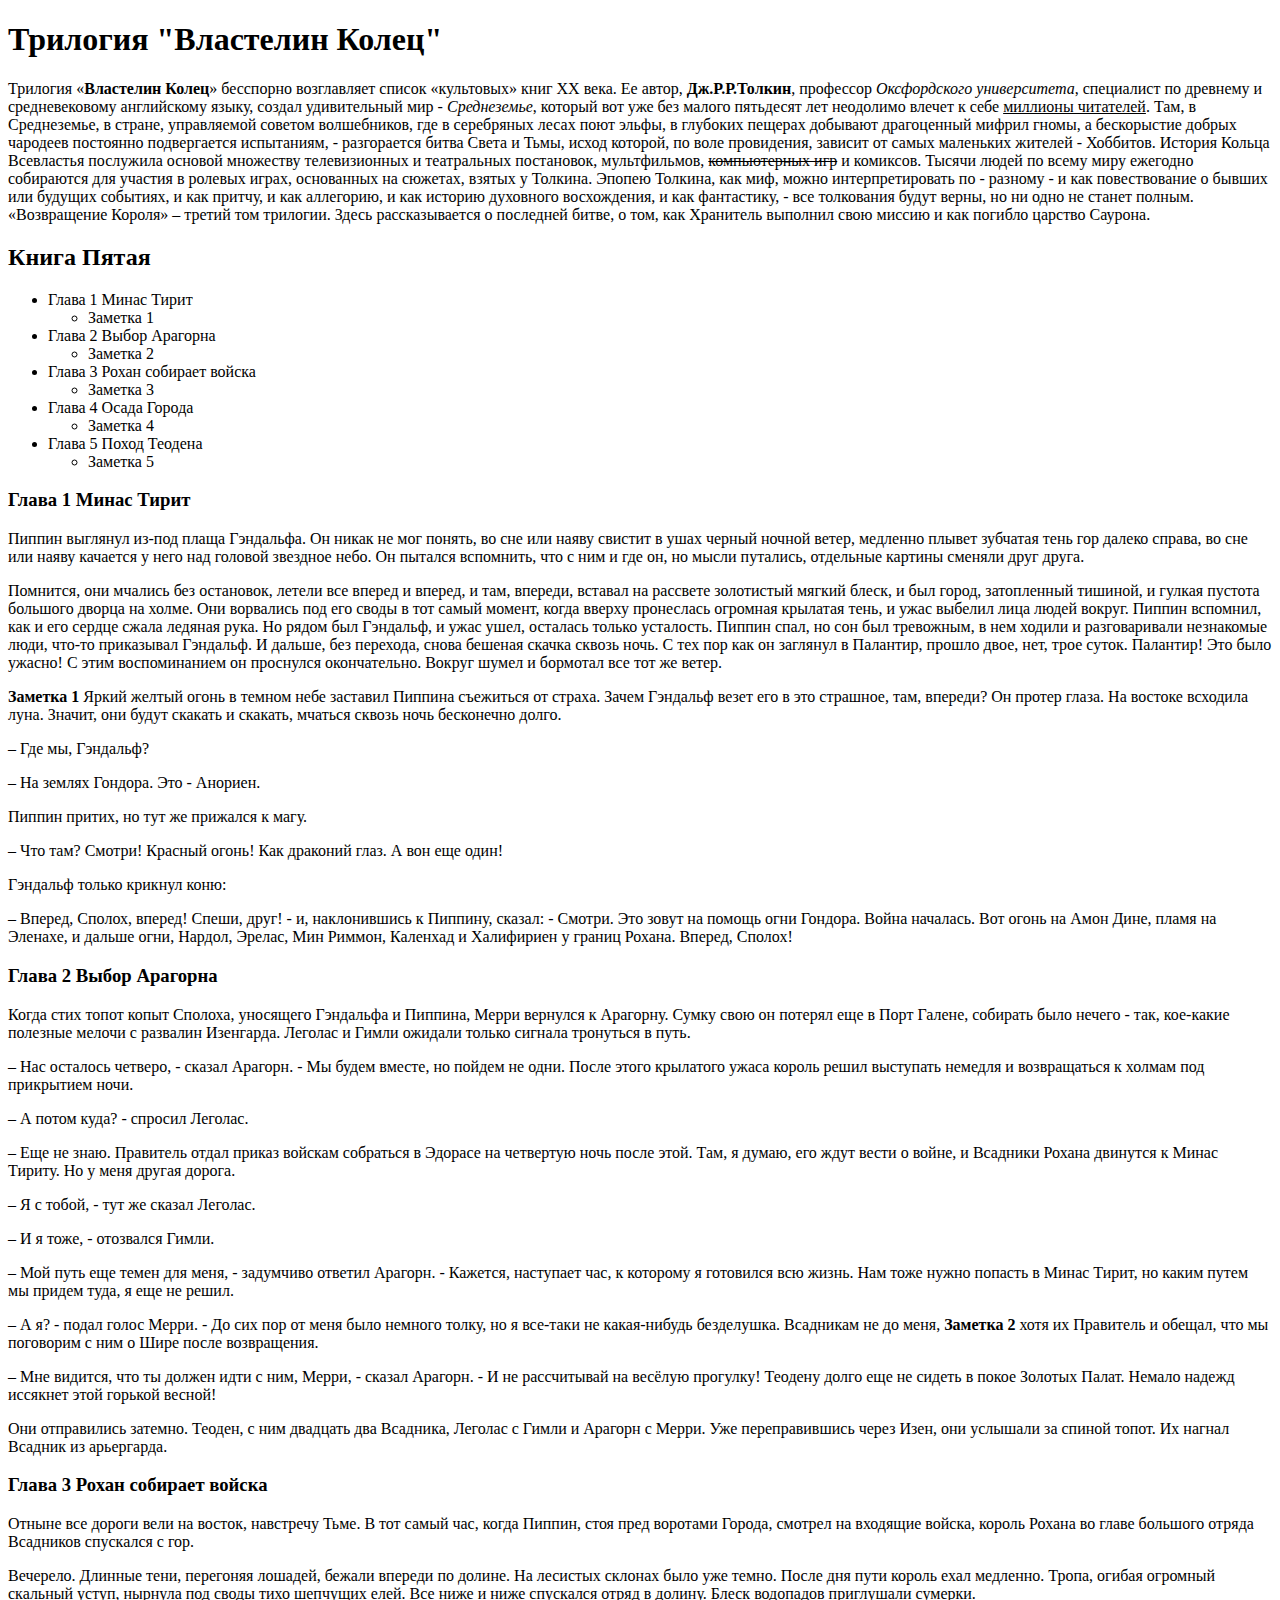
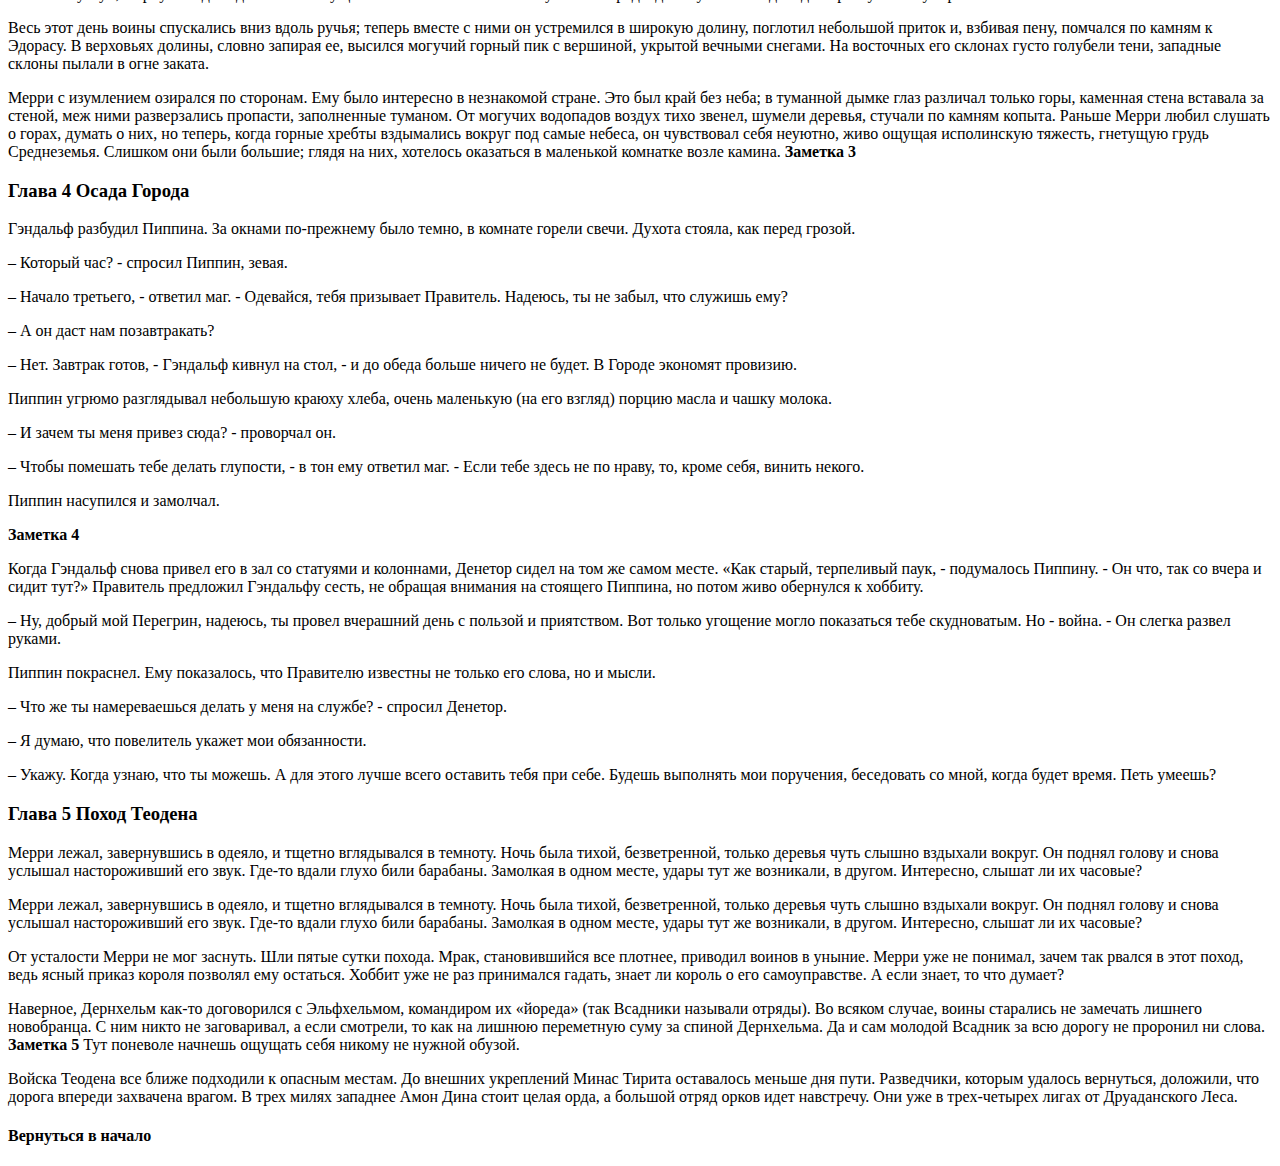
<file: index.html>
<!DOCTYPE html>
<html lang="en">
<head>
    <meta charset="UTF-8">
    <meta name="viewport" content="width=, initial-scale=1.0">
    <title>Document</title>
</head> <!-- Hello, I`m trying comments -->
<body>
    <h1>Трилогия "Властелин Колец"</h1>
    <p>Трилогия «<b>Властелин Колец</b>» бесспорно возглавляет список «культовых» книг XX века. Ее автор, <strong>Дж.Р.Р.Толкин</strong>, профессор <i>Оксфордского университета</i>, специалист по древнему и средневековому английскому языку, создал удивительный мир - <em>Среднеземье</em>, который вот уже без малого пятьдесят лет неодолимо влечет к себе <u>миллионы читателей</u>. Там, в Среднеземье, в стране, управляемой советом волшебников, где в серебряных лесах поют эльфы, в глубоких пещерах добывают драгоценный мифрил гномы, а бескорыстие добрых чародеев постоянно подвергается испытаниям, - разгорается битва Света и Тьмы, исход которой, по воле провидения, зависит от самых маленьких жителей - Хоббитов. История Кольца Всевластья послужила основой множеству телевизионных и театральных постановок, мультфильмов, <s>компьютерных игр</s> и комиксов. Тысячи людей по всему миру ежегодно собираются для участия в ролевых играх, основанных на сюжетах, взятых у Толкина. Эпопею Толкина, как миф, можно интерпретировать по - разному - и как повествование о бывших или будущих событиях, и как притчу, и как аллегорию, и как историю духовного восхождения, и как фантастику, - все толкования будут верны, но ни одно не станет полным. «Возвращение Короля» – третий том трилогии. Здесь рассказывается о последней битве, о том, как Хранитель выполнил свою миссию и как погибло царство Саурона.</p>

    <h2>Книга Пятая</h2>
    <ul>
        <li>Глава 1 Минас Тирит</li>
            <ul>
                <li>Заметка 1</li>
            </ul>
        <li>Глава 2 Выбор Арагорна</li>
            <ul>
                <li>Заметка 2</li>
            </ul>
        <li>Глава 3 Рохан собирает войска</li>
            <ul>
                <li>Заметка 3</li>
            </ul>
        <li>Глава 4 Осада Города</li>
            <ul>
                <li>Заметка 4</li>
            </ul>
        <li>Глава 5 Поход Теодена</li>
            <ul>
                <li>Заметка 5</li>
            </ul>
    </ul>

    <h3>Глава 1 Минас Тирит</h3>
    <p>Пиппин выглянул из-под плаща Гэндальфа. Он никак не мог понять, во сне или наяву свистит в ушах черный ночной ветер, медленно плывет зубчатая тень гор далеко справа, во сне или наяву качается у него над головой звездное небо. Он пытался вспомнить, что с ним и где он, но мысли путались, отдельные картины сменяли друг друга.
    <p>Помнится, они мчались без остановок, летели все вперед и вперед, и там, впереди, вставал на рассвете золотистый мягкий блеск, и был город, затопленный тишиной, и гулкая пустота большого дворца на холме. Они ворвались под его своды в тот самый момент, когда вверху пронеслась огромная крылатая тень, и ужас выбелил лица людей вокруг. Пиппин вспомнил, как и его сердце сжала ледяная рука. Но рядом был Гэндальф, и ужас ушел, осталась только усталость. Пиппин спал, но сон был тревожным, в нем ходили и разговаривали незнакомые люди, что-то приказывал Гэндальф. И дальше, без перехода, снова бешеная скачка сквозь ночь. С тех пор как он заглянул в Палантир, прошло двое, нет, трое суток. Палантир! Это было ужасно! С этим воспоминанием он проснулся окончательно. Вокруг шумел и бормотал все тот же ветер.</p>  
    <p><b>Заметка 1</b> Яркий желтый огонь в темном небе заставил Пиппина съежиться от страха. Зачем Гэндальф везет его в это страшное, там, впереди? Он протер глаза. На востоке всходила луна. Значит, они будут скакать и скакать, мчаться сквозь ночь бесконечно долго.</p>
    <p>– Где мы, Гэндальф?</p>
    <p>– На землях Гондора. Это - Анориен.</p>
    <p>Пиппин притих, но тут же прижался к магу.</p>
    <p>– Что там? Смотри! Красный огонь! Как драконий глаз. А вон еще один!</p>
    <p>Гэндальф только крикнул коню:</p>
    <p>– Вперед, Сполох, вперед! Спеши, друг! - и, наклонившись к Пиппину, сказал: - Смотри. Это зовут на помощь огни Гондора. Война началась. Вот огонь на Амон Дине, пламя на Эленахе, и дальше огни, Нардол, Эрелас, Мин Риммон, Каленхад и Халифириен у границ Рохана. Вперед, Сполох!</p>
    </p>

    <h3>Глава 2 Выбор Арагорна</h3>
    <p>Когда стих топот копыт Сполоха, уносящего Гэндальфа и Пиппина, Мерри вернулся к Арагорну. Сумку свою он потерял еще в Порт Галене, собирать было нечего - так, кое-какие полезные мелочи с развалин Изенгарда. Леголас и Гимли ожидали только сигнала тронуться в путь.</p>
    <p>– Нас осталось четверо, - сказал Арагорн. - Мы будем вместе, но пойдем не одни. После этого крылатого ужаса король решил выступать немедля и возвращаться к холмам под прикрытием ночи.</p>
    <p>– А потом куда? - спросил Леголас.</p>
    <p>– Еще не знаю. Правитель отдал приказ войскам собраться в Эдорасе на четвертую ночь после этой. Там, я думаю, его ждут вести о войне, и Всадники Рохана двинутся к Минас Тириту. Но у меня другая дорога.</p>
    <p>– Я с тобой, - тут же сказал Леголас.</p>
    <p>– И я тоже, - отозвался Гимли.</p>
    <p>– Мой путь еще темен для меня, - задумчиво ответил Арагорн. - Кажется, наступает час, к которому я готовился всю жизнь. Нам тоже нужно попасть в Минас Тирит, но каким путем мы придем туда, я еще не решил.</p>
    <p>– А я? - подал голос Мерри. - До сих пор от меня было немного толку, но я все-таки не какая-нибудь безделушка. Всадникам не до меня, <strong>Заметка 2</strong> хотя их Правитель и обещал, что мы поговорим с ним о Шире после возвращения.</p>
    <p>– Мне видится, что ты должен идти с ним, Мерри, - сказал Арагорн. - И не рассчитывай на весёлую прогулку! Теодену долго еще не сидеть в покое Золотых Палат. Немало надежд иссякнет этой горькой весной!</p>
    <p>Они отправились затемно. Теоден, с ним двадцать два Всадника, Леголас с Гимли и Арагорн с Мерри. Уже переправившись через Изен, они услышали за спиной топот. Их нагнал Всадник из арьергарда.</p>

    <h3>Глава 3 Рохан собирает войска</h3>
    <p>Отныне все дороги вели на восток, навстречу Тьме. В тот самый час, когда Пиппин, стоя пред воротами Города, смотрел на входящие войска, король Рохана во главе большого отряда Всадников спускался с гор.</p>
    <p>Вечерело. Длинные тени, перегоняя лошадей, бежали впереди по долине. На лесистых склонах было уже темно. После дня пути король ехал медленно. Тропа, огибая огромный скальный уступ, нырнула под своды тихо шепчущих елей. Все ниже и ниже спускался отряд в долину. Блеск водопадов приглушали сумерки.</p>
    <p>Весь этот день воины спускались вниз вдоль ручья; теперь вместе с ними он устремился в широкую долину, поглотил небольшой приток и, взбивая пену, помчался по камням к Эдорасу. В верховьях долины, словно запирая ее, высился могучий горный пик с вершиной, укрытой вечными снегами. На восточных его склонах густо голубели тени, западные склоны пылали в огне заката.</p>
    <p>Мерри с изумлением озирался по сторонам. Ему было интересно в незнакомой стране. Это был край без неба; в туманной дымке глаз различал только горы, каменная стена вставала за стеной, меж ними разверзались пропасти, заполненные туманом. От могучих водопадов воздух тихо звенел, шумели деревья, стучали по камням копыта. Раньше Мерри любил слушать о горах, думать о них, но теперь, когда горные хребты вздымались вокруг под самые небеса, он чувствовал себя неуютно, живо ощущая исполинскую тяжесть, гнетущую грудь Среднеземья. Слишком они были большие; глядя на них, хотелось оказаться в маленькой комнатке возле камина. <strong>Заметка 3</strong></p>

    <h3>Глава 4 Осада Города</h3>
    <p>Гэндальф разбудил Пиппина. За окнами по-прежнему было темно, в комнате горели свечи. Духота стояла, как перед грозой.</p>
    <p>– Который час? - спросил Пиппин, зевая.</p>
    <p>– Начало третьего, - ответил маг. - Одевайся, тебя призывает Правитель. Надеюсь, ты не забыл, что служишь ему?</p>
    <p>– А он даст нам позавтракать?</p>
    <p>– Нет. Завтрак готов, - Гэндальф кивнул на стол, - и до обеда больше ничего не будет. В Городе экономят провизию.</p>
    <p>Пиппин угрюмо разглядывал небольшую краюху хлеба, очень маленькую (на его взгляд) порцию масла и чашку молока.</p>
    <p>– И зачем ты меня привез сюда? - проворчал он.</p>
    <p>– Чтобы помешать тебе делать глупости, - в тон ему ответил маг. - Если тебе здесь не по нраву, то, кроме себя, винить некого.</p>
    <p>Пиппин насупился и замолчал.</p>
    <p><strong>Заметка 4</strong></p>
    <p>Когда Гэндальф снова привел его в зал со статуями и колоннами, Денетор сидел на том же самом месте. «Как старый, терпеливый паук, - подумалось Пиппину. - Он что, так со вчера и сидит тут?» Правитель предложил Гэндальфу сесть, не обращая внимания на стоящего Пиппина, но потом живо обернулся к хоббиту.</p>
    <p>– Ну, добрый мой Перегрин, надеюсь, ты провел вчерашний день с пользой и приятством. Вот только угощение могло показаться тебе скудноватым. Но - война. - Он слегка развел руками.</p>
    <p>Пиппин покраснел. Ему показалось, что Правителю известны не только его слова, но и мысли.</p>
    <p>– Что же ты намереваешься делать у меня на службе? - спросил Денетор.</p>
    <p>– Я думаю, что повелитель укажет мои обязанности.</p>
    <p>– Укажу. Когда узнаю, что ты можешь. А для этого лучше всего оставить тебя при себе. Будешь выполнять мои поручения, беседовать со мной, когда будет время. Петь умеешь?</p>
    
    <h3>Глава 5 Поход Теодена</h3>
    <p>Мерри лежал, завернувшись в одеяло, и тщетно вглядывался в темноту. Ночь была тихой, безветренной, только деревья чуть слышно вздыхали вокруг. Он поднял голову и снова услышал настороживший его звук. Где-то вдали глухо били барабаны. Замолкая в одном месте, удары тут же возникали, в другом. Интересно, слышат ли их часовые?</p>
    <p>Мерри лежал, завернувшись в одеяло, и тщетно вглядывался в темноту. Ночь была тихой, безветренной, только деревья чуть слышно вздыхали вокруг. Он поднял голову и снова услышал настороживший его звук. Где-то вдали глухо били барабаны. Замолкая в одном месте, удары тут же возникали, в другом. Интересно, слышат ли их часовые?</p>
    <p>От усталости Мерри не мог заснуть. Шли пятые сутки похода. Мрак, становившийся все плотнее, приводил воинов в уныние. Мерри уже не понимал, зачем так рвался в этот поход, ведь ясный приказ короля позволял ему остаться. Хоббит уже не раз принимался гадать, знает ли король о его самоуправстве. А если знает, то что думает? </p>
    <p>Наверное, Дернхельм как-то договорился с Эльфхельмом, командиром их «йореда» (так Всадники называли отряды). Во всяком случае, воины старались не замечать лишнего новобранца. С ним никто не заговаривал, а если смотрели, то как на лишнюю переметную суму за спиной Дернхельма. Да и сам молодой Всадник за всю дорогу не проронил ни слова. <strong>Заметка 5</strong> Тут поневоле начнешь ощущать себя никому не нужной обузой.</p>
    <p>Войска Теодена все ближе подходили к опасным местам. До внешних укреплений Минас Тирита оставалось меньше дня пути. Разведчики, которым удалось вернуться, доложили, что дорога впереди захвачена врагом. В трех милях западнее Амон Дина стоит целая орда, а большой отряд орков идет навстречу. Они уже в трех-четырех лигах от Друаданского Леса.</p>
    <h4>Вернуться в начало </h4>
</body>
</html>
</file>
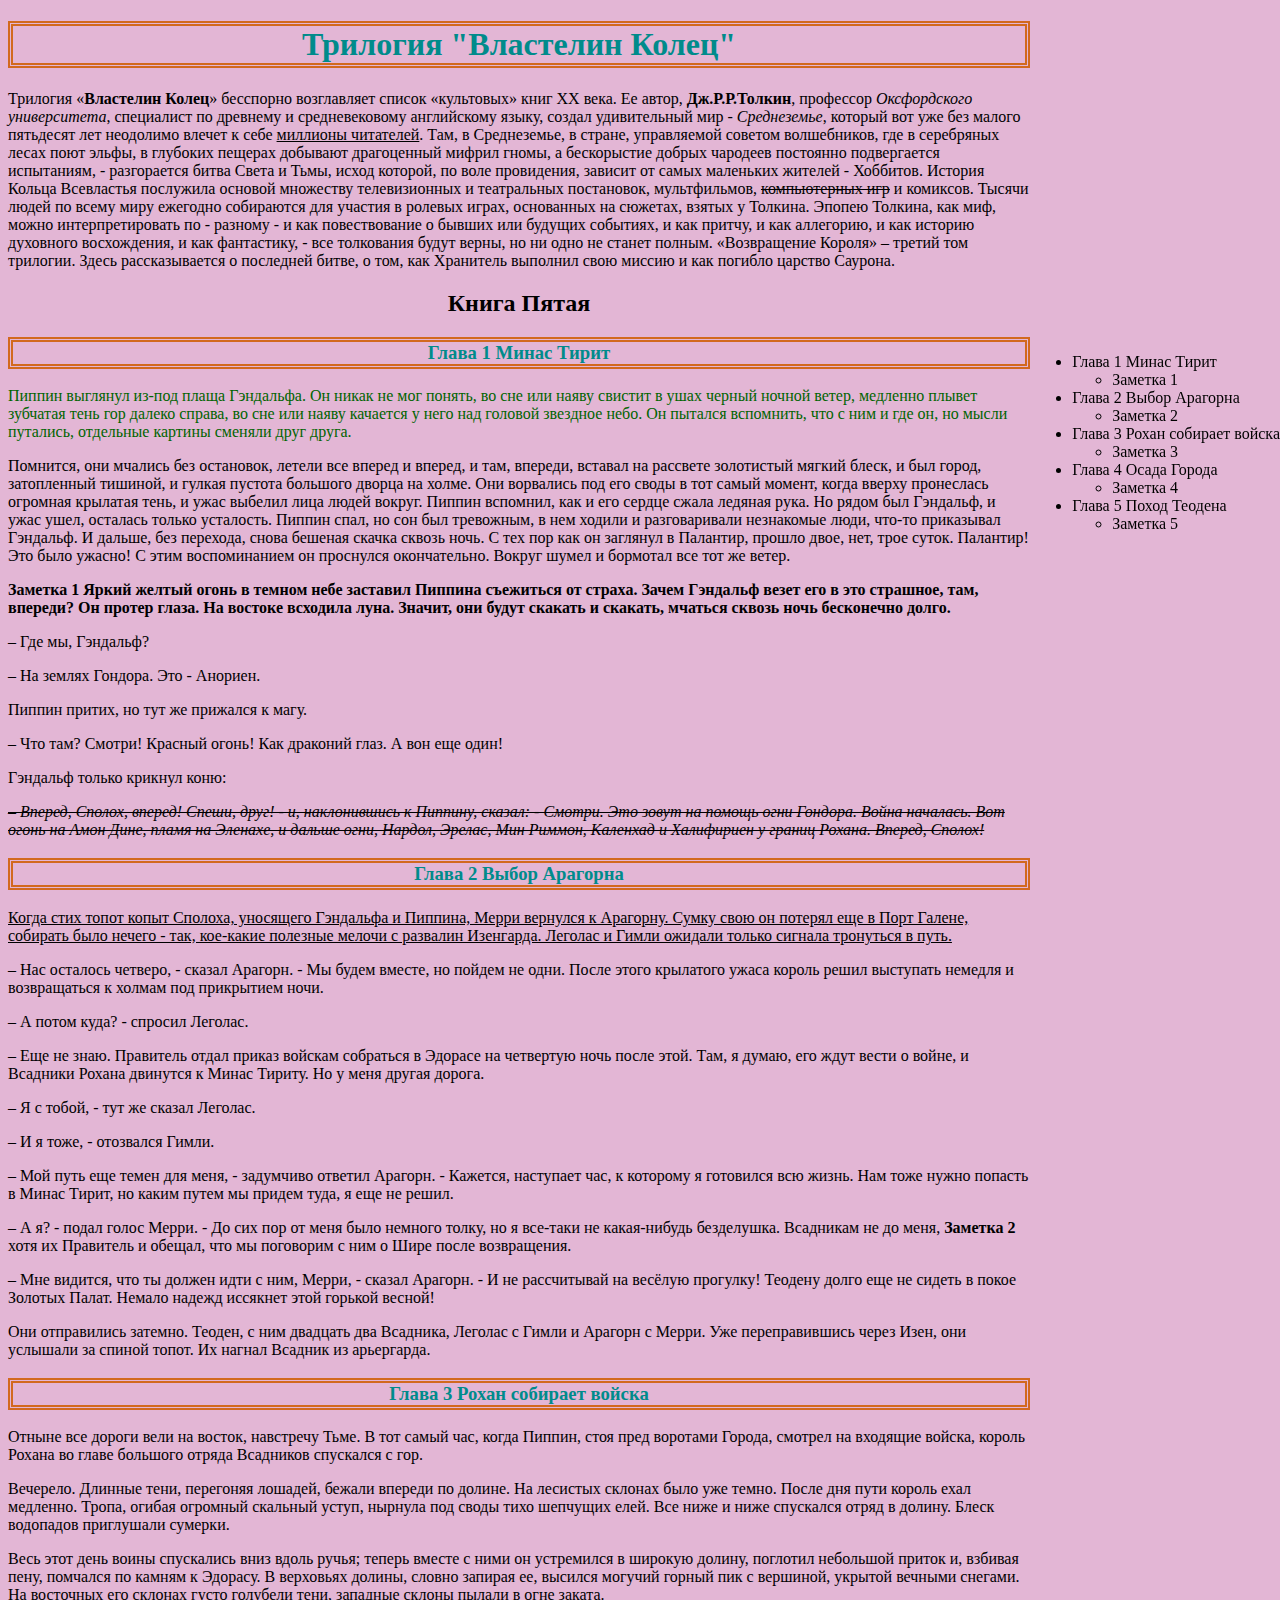
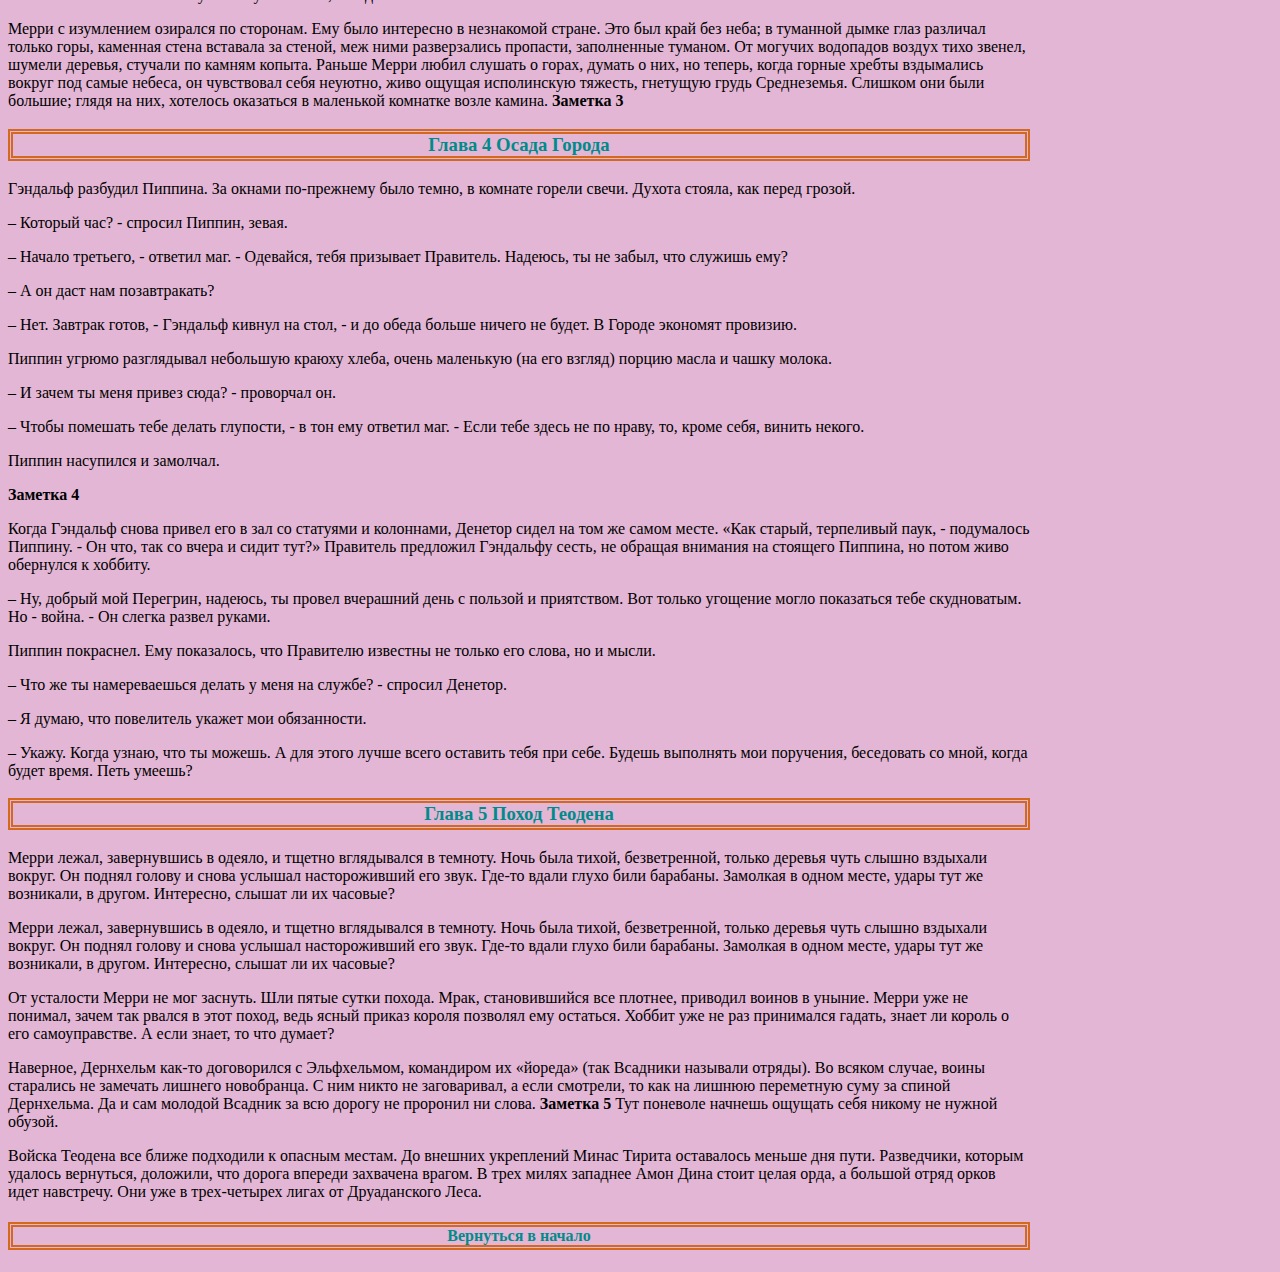
<file: lesson_5/index.html>
<!DOCTYPE html>
<html lang="en">
    <head>
        <meta charset="UTF-8">
        <meta name="viewport" content="width=device-width, initial-scale=1.0">
        <title>CSS Styles</title>
        <link rel="stylesheet" href="css/style.css">
    </head>
<body>
    <h1 class="title">Трилогия "Властелин Колец"</h1>
    <p>Трилогия «<b>Властелин Колец</b>» бесспорно возглавляет список «культовых» книг XX века. Ее автор, <strong>Дж.Р.Р.Толкин</strong>, профессор <i>Оксфордского университета</i>, специалист по древнему и средневековому английскому языку, создал удивительный мир - <em>Среднеземье</em>, который вот уже без малого пятьдесят лет неодолимо влечет к себе <u>миллионы читателей</u>. Там, в Среднеземье, в стране, управляемой советом волшебников, где в серебряных лесах поют эльфы, в глубоких пещерах добывают драгоценный мифрил гномы, а бескорыстие добрых чародеев постоянно подвергается испытаниям, - разгорается битва Света и Тьмы, исход которой, по воле провидения, зависит от самых маленьких жителей - Хоббитов. История Кольца Всевластья послужила основой множеству телевизионных и театральных постановок, мультфильмов, <s>компьютерных игр</s> и комиксов. Тысячи людей по всему миру ежегодно собираются для участия в ролевых играх, основанных на сюжетах, взятых у Толкина. Эпопею Толкина, как миф, можно интерпретировать по - разному - и как повествование о бывших или будущих событиях, и как притчу, и как аллегорию, и как историю духовного восхождения, и как фантастику, - все толкования будут верны, но ни одно не станет полным. «Возвращение Короля» – третий том трилогии. Здесь рассказывается о последней битве, о том, как Хранитель выполнил свою миссию и как погибло царство Саурона.</p>

    <h2>Книга Пятая</h2>
    <ul class="content">
        <li>Глава 1 Минас Тирит</li>
            <ul>
                <li>Заметка 1</li>
            </ul>
        <li>Глава 2 Выбор Арагорна</li>
            <ul>
                <li>Заметка 2</li>
            </ul>
        <li>Глава 3 Рохан собирает войска</li>
            <ul>
                <li>Заметка 3</li>
            </ul>
        <li>Глава 4 Осада Города</li>
            <ul>
                <li>Заметка 4</li>
            </ul>
        <li>Глава 5 Поход Теодена</li>
            <ul>
                <li>Заметка 5</li>
            </ul>
    </ul>

    <h3 class="title">Глава 1 Минас Тирит</h3>
    <div class="main">
        <p class="ord-text">Пиппин выглянул из-под плаща Гэндальфа. Он никак не мог понять, во сне или наяву свистит в ушах черный ночной ветер, медленно плывет зубчатая тень гор далеко справа, во сне или наяву качается у него над головой звездное небо. Он пытался вспомнить, что с ним и где он, но мысли путались, отдельные картины сменяли друг друга.
        <p>Помнится, они мчались без остановок, летели все вперед и вперед, и там, впереди, вставал на рассвете золотистый мягкий блеск, и был город, затопленный тишиной, и гулкая пустота большого дворца на холме. Они ворвались под его своды в тот самый момент, когда вверху пронеслась огромная крылатая тень, и ужас выбелил лица людей вокруг. Пиппин вспомнил, как и его сердце сжала ледяная рука. Но рядом был Гэндальф, и ужас ушел, осталась только усталость. Пиппин спал, но сон был тревожным, в нем ходили и разговаривали незнакомые люди, что-то приказывал Гэндальф. И дальше, без перехода, снова бешеная скачка сквозь ночь. С тех пор как он заглянул в Палантир, прошло двое, нет, трое суток. Палантир! Это было ужасно! С этим воспоминанием он проснулся окончательно. Вокруг шумел и бормотал все тот же ветер.</p> 
    </div> 
    <p class="text"><b>Заметка 1</b> Яркий желтый огонь в темном небе заставил Пиппина съежиться от страха. Зачем Гэндальф везет его в это страшное, там, впереди? Он протер глаза. На востоке всходила луна. Значит, они будут скакать и скакать, мчаться сквозь ночь бесконечно долго.</p>
    <p>– Где мы, Гэндальф?</p>
    <p>– На землях Гондора. Это - Анориен.</p>
    <p>Пиппин притих, но тут же прижался к магу.</p>
    <p>– Что там? Смотри! Красный огонь! Как драконий глаз. А вон еще один!</p>
    <p>Гэндальф только крикнул коню:</p>
    <p class="text-1">– Вперед, Сполох, вперед! Спеши, друг! - и, наклонившись к Пиппину, сказал: - Смотри. Это зовут на помощь огни Гондора. Война началась. Вот огонь на Амон Дине, пламя на Эленахе, и дальше огни, Нардол, Эрелас, Мин Риммон, Каленхад и Халифириен у границ Рохана. Вперед, Сполох!</p>
    </p>

    <h3 class="title">Глава 2 Выбор Арагорна</h3>
    <p class="text-2">Когда стих топот копыт Сполоха, уносящего Гэндальфа и Пиппина, Мерри вернулся к Арагорну. Сумку свою он потерял еще в Порт Галене, собирать было нечего - так, кое-какие полезные мелочи с развалин Изенгарда. Леголас и Гимли ожидали только сигнала тронуться в путь.</p>
    <p>– Нас осталось четверо, - сказал Арагорн. - Мы будем вместе, но пойдем не одни. После этого крылатого ужаса король решил выступать немедля и возвращаться к холмам под прикрытием ночи.</p>
    <p>– А потом куда? - спросил Леголас.</p>
    <p>– Еще не знаю. Правитель отдал приказ войскам собраться в Эдорасе на четвертую ночь после этой. Там, я думаю, его ждут вести о войне, и Всадники Рохана двинутся к Минас Тириту. Но у меня другая дорога.</p>
    <p>– Я с тобой, - тут же сказал Леголас.</p>
    <p>– И я тоже, - отозвался Гимли.</p>
    <p>– Мой путь еще темен для меня, - задумчиво ответил Арагорн. - Кажется, наступает час, к которому я готовился всю жизнь. Нам тоже нужно попасть в Минас Тирит, но каким путем мы придем туда, я еще не решил.</p>
    <p>– А я? - подал голос Мерри. - До сих пор от меня было немного толку, но я все-таки не какая-нибудь безделушка. Всадникам не до меня, <strong>Заметка 2</strong> хотя их Правитель и обещал, что мы поговорим с ним о Шире после возвращения.</p>
    <p>– Мне видится, что ты должен идти с ним, Мерри, - сказал Арагорн. - И не рассчитывай на весёлую прогулку! Теодену долго еще не сидеть в покое Золотых Палат. Немало надежд иссякнет этой горькой весной!</p>
    <p>Они отправились затемно. Теоден, с ним двадцать два Всадника, Леголас с Гимли и Арагорн с Мерри. Уже переправившись через Изен, они услышали за спиной топот. Их нагнал Всадник из арьергарда.</p>

    <h3 class="title">Глава 3 Рохан собирает войска</h3>
    <p>Отныне все дороги вели на восток, навстречу Тьме. В тот самый час, когда Пиппин, стоя пред воротами Города, смотрел на входящие войска, король Рохана во главе большого отряда Всадников спускался с гор.</p>
    <p>Вечерело. Длинные тени, перегоняя лошадей, бежали впереди по долине. На лесистых склонах было уже темно. После дня пути король ехал медленно. Тропа, огибая огромный скальный уступ, нырнула под своды тихо шепчущих елей. Все ниже и ниже спускался отряд в долину. Блеск водопадов приглушали сумерки.</p>
    <p>Весь этот день воины спускались вниз вдоль ручья; теперь вместе с ними он устремился в широкую долину, поглотил небольшой приток и, взбивая пену, помчался по камням к Эдорасу. В верховьях долины, словно запирая ее, высился могучий горный пик с вершиной, укрытой вечными снегами. На восточных его склонах густо голубели тени, западные склоны пылали в огне заката.</p>
    <p>Мерри с изумлением озирался по сторонам. Ему было интересно в незнакомой стране. Это был край без неба; в туманной дымке глаз различал только горы, каменная стена вставала за стеной, меж ними разверзались пропасти, заполненные туманом. От могучих водопадов воздух тихо звенел, шумели деревья, стучали по камням копыта. Раньше Мерри любил слушать о горах, думать о них, но теперь, когда горные хребты вздымались вокруг под самые небеса, он чувствовал себя неуютно, живо ощущая исполинскую тяжесть, гнетущую грудь Среднеземья. Слишком они были большие; глядя на них, хотелось оказаться в маленькой комнатке возле камина. <strong>Заметка 3</strong></p>

    <h3 class="title">Глава 4 Осада Города</h3>
    <p>Гэндальф разбудил Пиппина. За окнами по-прежнему было темно, в комнате горели свечи. Духота стояла, как перед грозой.</p>
    <p>– Который час? - спросил Пиппин, зевая.</p>
    <p>– Начало третьего, - ответил маг. - Одевайся, тебя призывает Правитель. Надеюсь, ты не забыл, что служишь ему?</p>
    <p>– А он даст нам позавтракать?</p>
    <p>– Нет. Завтрак готов, - Гэндальф кивнул на стол, - и до обеда больше ничего не будет. В Городе экономят провизию.</p>
    <p>Пиппин угрюмо разглядывал небольшую краюху хлеба, очень маленькую (на его взгляд) порцию масла и чашку молока.</p>
    <p>– И зачем ты меня привез сюда? - проворчал он.</p>
    <p>– Чтобы помешать тебе делать глупости, - в тон ему ответил маг. - Если тебе здесь не по нраву, то, кроме себя, винить некого.</p>
    <p>Пиппин насупился и замолчал.</p>
    <p><strong>Заметка 4</strong></p>
    <p>Когда Гэндальф снова привел его в зал со статуями и колоннами, Денетор сидел на том же самом месте. «Как старый, терпеливый паук, - подумалось Пиппину. - Он что, так со вчера и сидит тут?» Правитель предложил Гэндальфу сесть, не обращая внимания на стоящего Пиппина, но потом живо обернулся к хоббиту.</p>
    <p>– Ну, добрый мой Перегрин, надеюсь, ты провел вчерашний день с пользой и приятством. Вот только угощение могло показаться тебе скудноватым. Но - война. - Он слегка развел руками.</p>
    <p>Пиппин покраснел. Ему показалось, что Правителю известны не только его слова, но и мысли.</p>
    <p>– Что же ты намереваешься делать у меня на службе? - спросил Денетор.</p>
    <p>– Я думаю, что повелитель укажет мои обязанности.</p>
    <p>– Укажу. Когда узнаю, что ты можешь. А для этого лучше всего оставить тебя при себе. Будешь выполнять мои поручения, беседовать со мной, когда будет время. Петь умеешь?</p>
    
    <h3 class="title">Глава 5 Поход Теодена</h3>
    <p>Мерри лежал, завернувшись в одеяло, и тщетно вглядывался в темноту. Ночь была тихой, безветренной, только деревья чуть слышно вздыхали вокруг. Он поднял голову и снова услышал настороживший его звук. Где-то вдали глухо били барабаны. Замолкая в одном месте, удары тут же возникали, в другом. Интересно, слышат ли их часовые?</p>
    <p>Мерри лежал, завернувшись в одеяло, и тщетно вглядывался в темноту. Ночь была тихой, безветренной, только деревья чуть слышно вздыхали вокруг. Он поднял голову и снова услышал настороживший его звук. Где-то вдали глухо били барабаны. Замолкая в одном месте, удары тут же возникали, в другом. Интересно, слышат ли их часовые?</p>
    <p>От усталости Мерри не мог заснуть. Шли пятые сутки похода. Мрак, становившийся все плотнее, приводил воинов в уныние. Мерри уже не понимал, зачем так рвался в этот поход, ведь ясный приказ короля позволял ему остаться. Хоббит уже не раз принимался гадать, знает ли король о его самоуправстве. А если знает, то что думает? </p>
    <p>Наверное, Дернхельм как-то договорился с Эльфхельмом, командиром их «йореда» (так Всадники называли отряды). Во всяком случае, воины старались не замечать лишнего новобранца. С ним никто не заговаривал, а если смотрели, то как на лишнюю переметную суму за спиной Дернхельма. Да и сам молодой Всадник за всю дорогу не проронил ни слова. <strong>Заметка 5</strong> Тут поневоле начнешь ощущать себя никому не нужной обузой.</p>
    <p>Войска Теодена все ближе подходили к опасным местам. До внешних укреплений Минас Тирита оставалось меньше дня пути. Разведчики, которым удалось вернуться, доложили, что дорога впереди захвачена врагом. В трех милях западнее Амон Дина стоит целая орда, а большой отряд орков идет навстречу. Они уже в трех-четырех лигах от Друаданского Леса.</p>
    <h4 class="title">Вернуться в начало </h4>
</body>
</html>
</file>
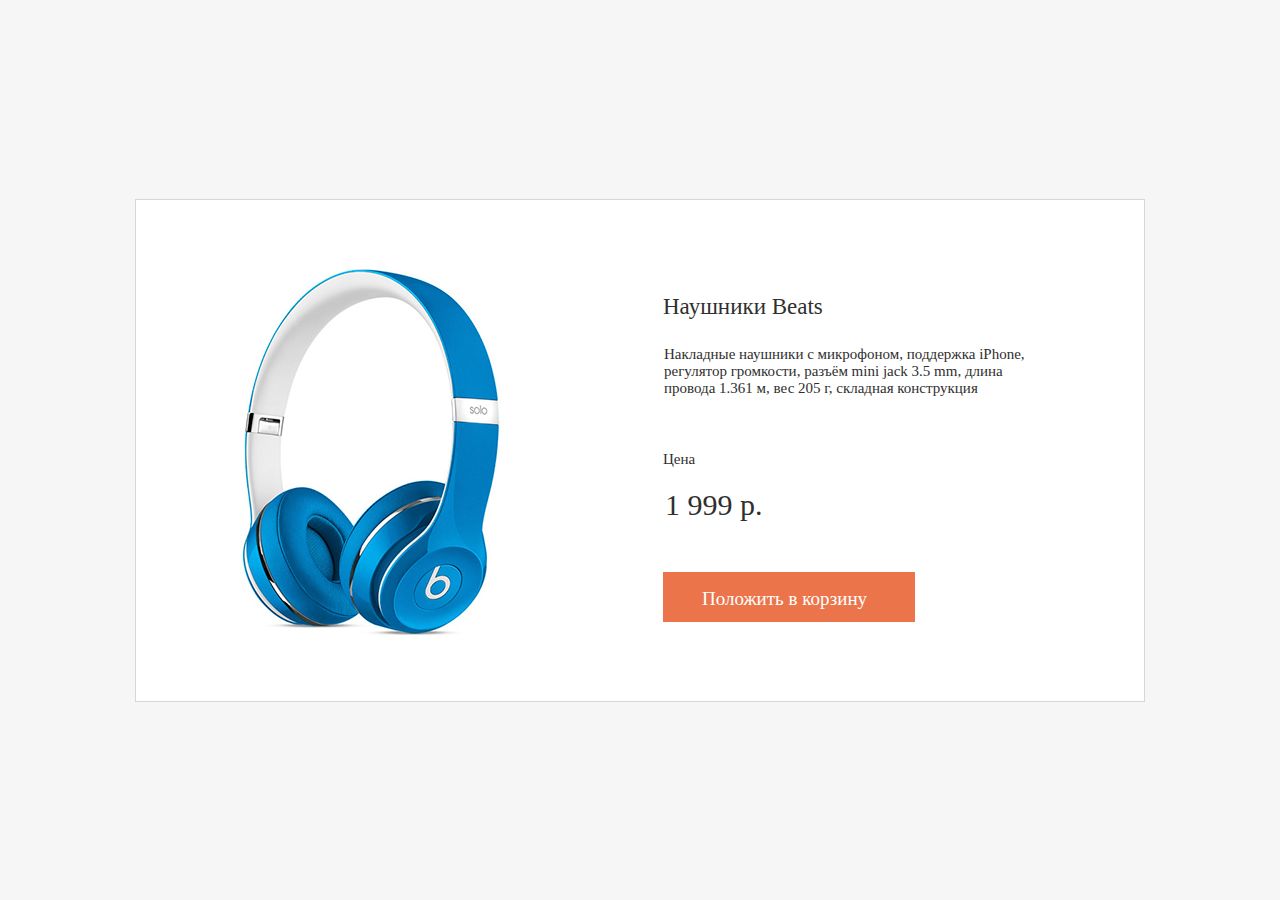
<file: lesson_6/index.html>
<!DOCTYPE html>
<html lang="en">
<head>
    <meta charset="UTF-8">
    <meta name="viewport" content="width=device-width, initial-scale=1.0">
    <title>lesson_6</title>
    <link rel="stylesheet" href="css/style.css">
</head>
<body>
    <div class="back">
        <img src="img/Headphones (1).png" alt="">
        <div class="text-block">
            <div class="title">Наушники Beats</div>
            <div class="description">Накладные наушники с микрофоном, поддержка iPhone, регулятор громкости, разъём mini jack 3.5 mm, длина провода 1.361 м, вес 205 г, складная конструкция</div>
            <div class="price-text">Цена</div>
            <div class="price">1 999 р.</div>
            <div class="button">
                <div class="button-text">Положить в корзину</div>
            </div>
        </div>
    </div>
</body>
</html>
</file>
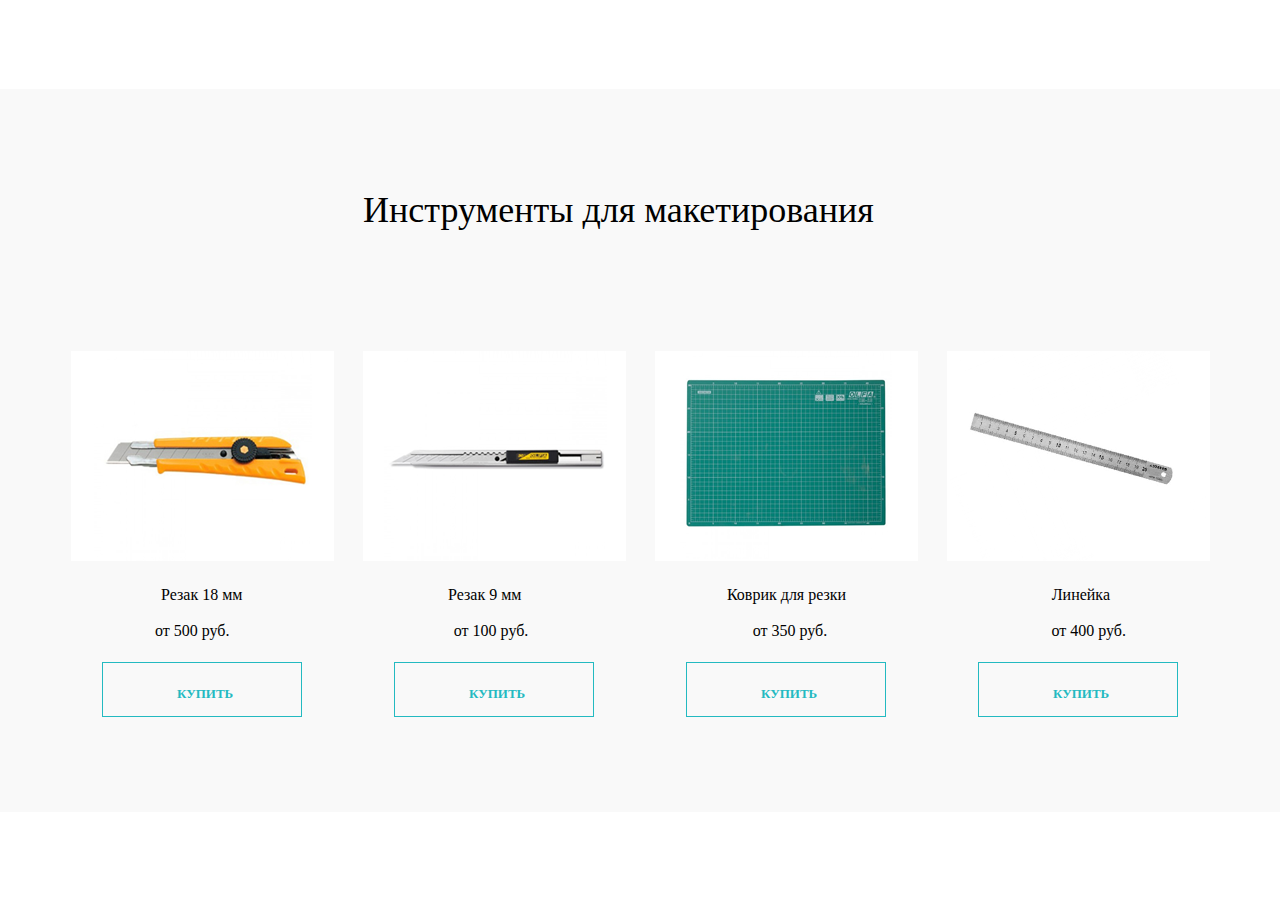
<file: lesson_7_1/index.html>
<!DOCTYPE html>
<html lang="en">
<head>
    <meta charset="UTF-8">
    <meta name="viewport" content="width=device-width, initial-scale=1.0">
    <title>lesson_7</title>
    <link rel="stylesheet" href="css/style.css">
</head>
<body>
    <div class="back">
        <div>
            <div class="title">Инструменты для макетирования</div>
        </div>
        <div class="product">
            <div class="white">               
                <div class="element-1">
                    <img src="img/el_1.png" alt="">
                </div>
            </div>
            <div class="white">
                <div class="element-2">
                    <img src="img/el_2.png" alt="">
                </div>
            </div>
            <div class="white">
                <div class="element-3">
                    <img src="img/el_3.png" alt="">
                </div>
            </div>
            <div class="white">
                <div class="element-4">
                    <img src="img/el_4.png" alt="">
                </div>
            </div>
        </div>
        <div class="text-1">
            <div class="product-name">Резак 18 мм</div>
            <div class="product-name">Резак 9 мм</div>
            <div class="product-name">Коврик для резки</div>
            <div class="product-name">Линейка</div>
        </div>
        <div class="text-2">
            <div class="product-price">от 500 руб.</div>
            <div class="product-price">от 100 руб.</div>
            <div class="product-price">от 350 руб.</div>
            <div class="product-price">от 400 руб.</div>
        </div>
        <div class="button">
            <div class="button-element">
                <div class="buy">Купить</div>
            </div>
            <div class="button-element">
                <div class="buy">Купить</div>
            </div>
            <div class="button-element">
                <div class="buy">Купить</div>
            </div>
            <div class="button-element">
                <div class="buy">Купить</div>
            </div>
        </div>
    </div>
    <!-- <div class="back"></div>
    <div class="back-2"></div> -->
</body>
</html>
</file>
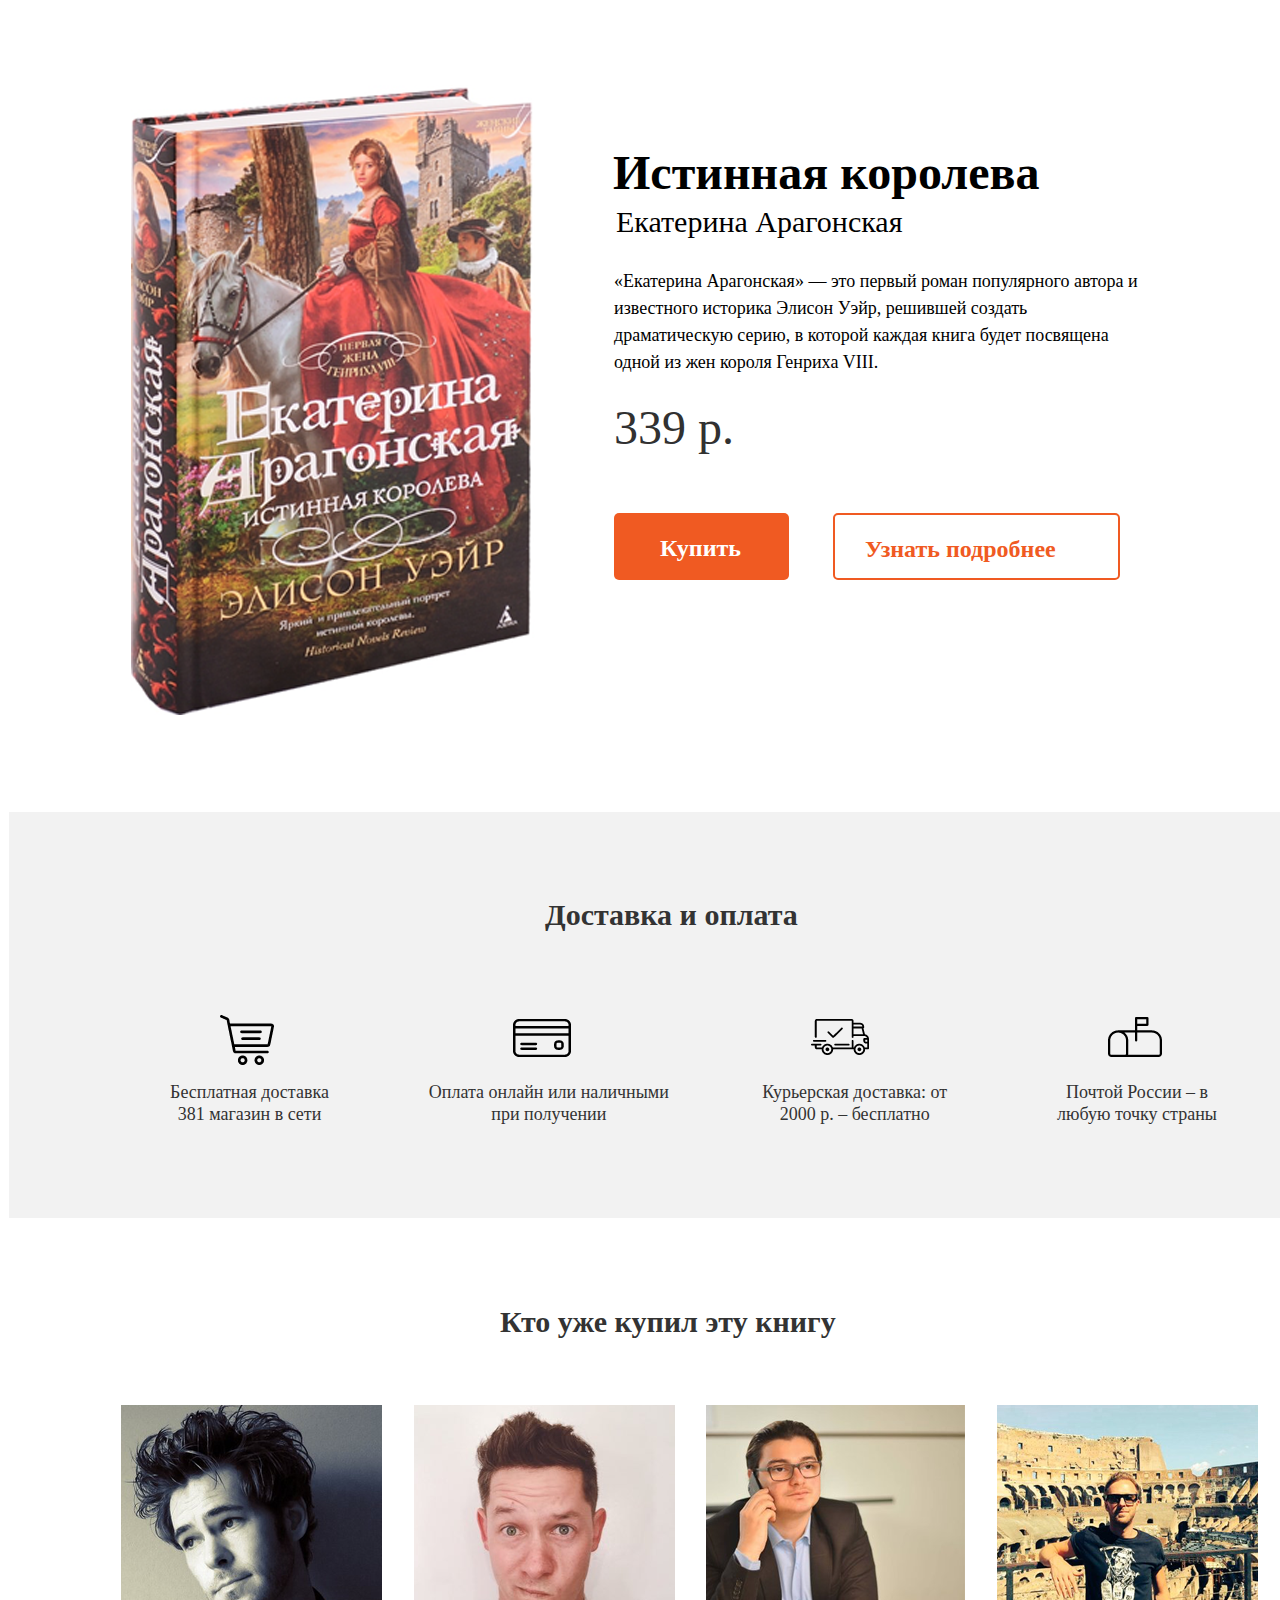
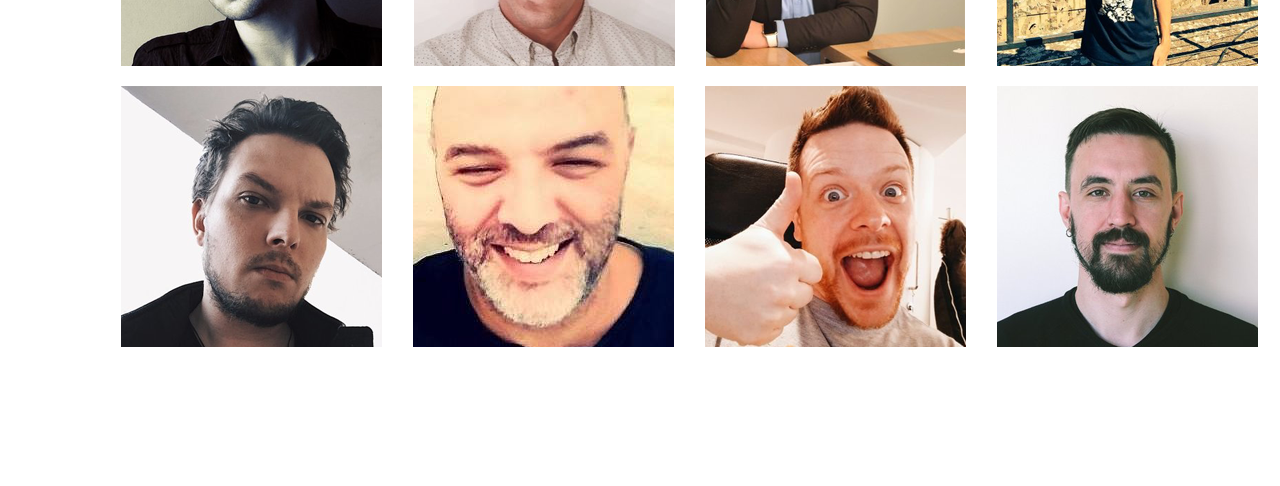
<file: lesson_7_2/index.html>
<!DOCTYPE html>
<html lang="en">
<head>
    <meta charset="UTF-8">
    <meta name="viewport" content="width=device-width, initial-scale=1.0">
    <title>lesson_7_2</title>
    <link rel="stylesheet" href="css/style.css">
</head>
<body>
    <div class="main-back">
        <div class="back-lines-1">
            <div class="photo">
                <img src="img/book_photo.png" alt="">
            </div>
            <div class="text">
                <div class="book-title">Истинная королева</div>
                <div class="book-author">Екатерина Арагонская</div>
                <div class="author-description">«Екатерина Арагонская» — это первый роман популярного автора и известного историка Элисон Уэйр, решившей создать драматическую серию, в которой каждая книга будет посвящена одной из жен короля Генриха VIII.</div>
                <div class="book-price">339 р.</div>
                <div class="button-buy">
                    <div class="buy-text">Купить</div>
                </div>
                <div class="button-description"><div class="text-description">Узнать подробнее</div>
                </div>
            </div>    
        </div>
        <div class="back-lines-2">
            <div class="delivery-title">Доставка и оплата</div>
            <div class="delivery-icon">
                <div class="icon-1"><img src="img/icon_1.png" alt=""></div>
                <div class="icon-2"><img src="img/icon_2.png" alt=""></div>
                <div class="icon-3"><img src="img/icon_3.png" alt=""></div>
                <div class="icon-4"><img src="img/icon_4.png" alt=""></div>
            </div>
            <div class="icon-description">
                <div class="icon-text-1">Бесплатная доставка 
                    381 магазин в сети</div>
                <div class="icon-text-2">Оплата онлайн или наличными при получении</div>
                <div class="icon-text-3">Курьерская доставка: 
                    от 2000 р. – бесплатно</div>
                <div class="icon-text-4">Почтой России – 
                    в любую точку страны</div>
            </div>
        </div>
        <div class="back-lines-3">
            <div class="clients-title">Кто уже купил эту книгу</div>
            <div class="client-back">
                <div class="client-photo"><img src="img/client_1.png" alt=""></div>
                <div class="client-photo"><img src="img/client_2.png" alt=""></div>
                <div class="client-photo"><img src="img/client_3.png" alt=""></div>
                <div class="client-photo"><img src="img/client_4.png" alt=""></div>
                <div class="client-photo"><img src="img/client_5.png" alt=""></div>
                <div class="client-photo"><img src="img/client_6.png" alt=""></div>
                <div class="client-photo"><img src="img/client_7.png" alt=""></div>
                <div class="client-photo"><img src="img/client_8.png" alt=""></div>
            </div>
        </div>
    </div>
</body>
</html>
</file>
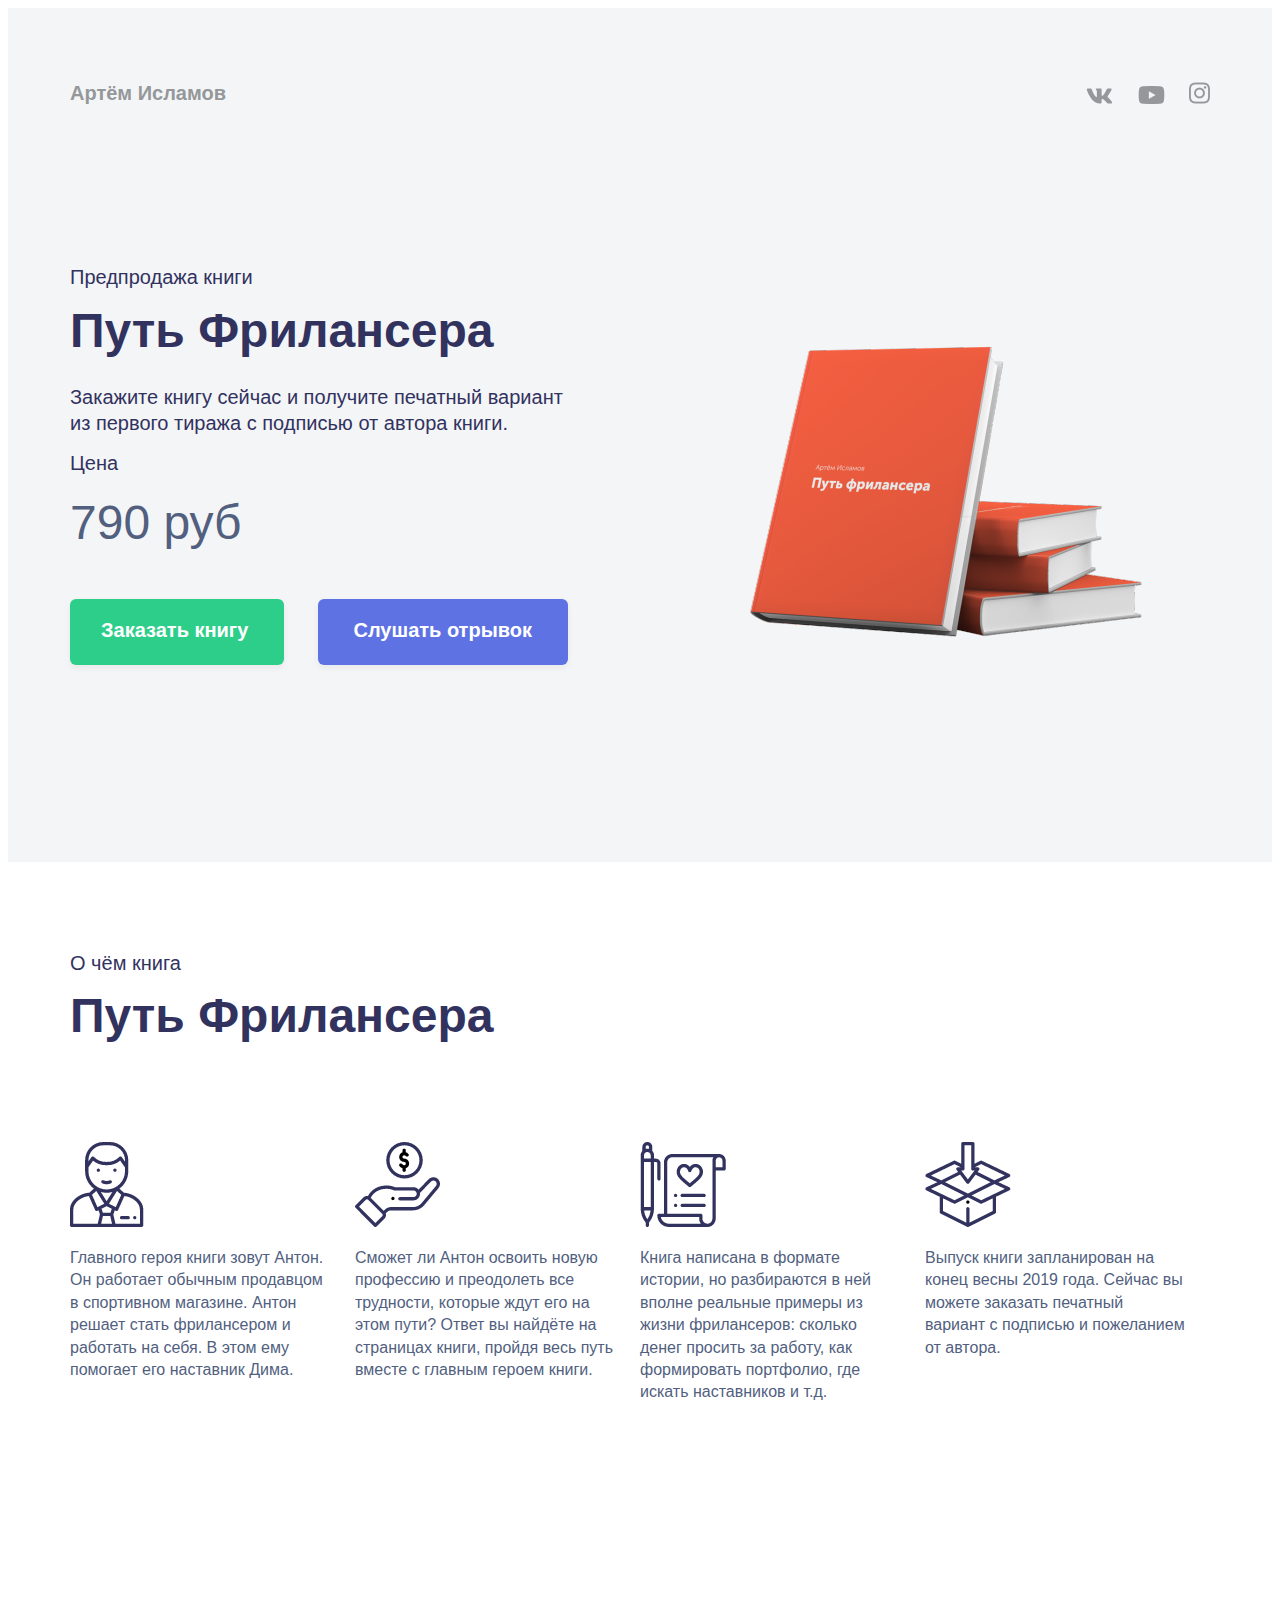
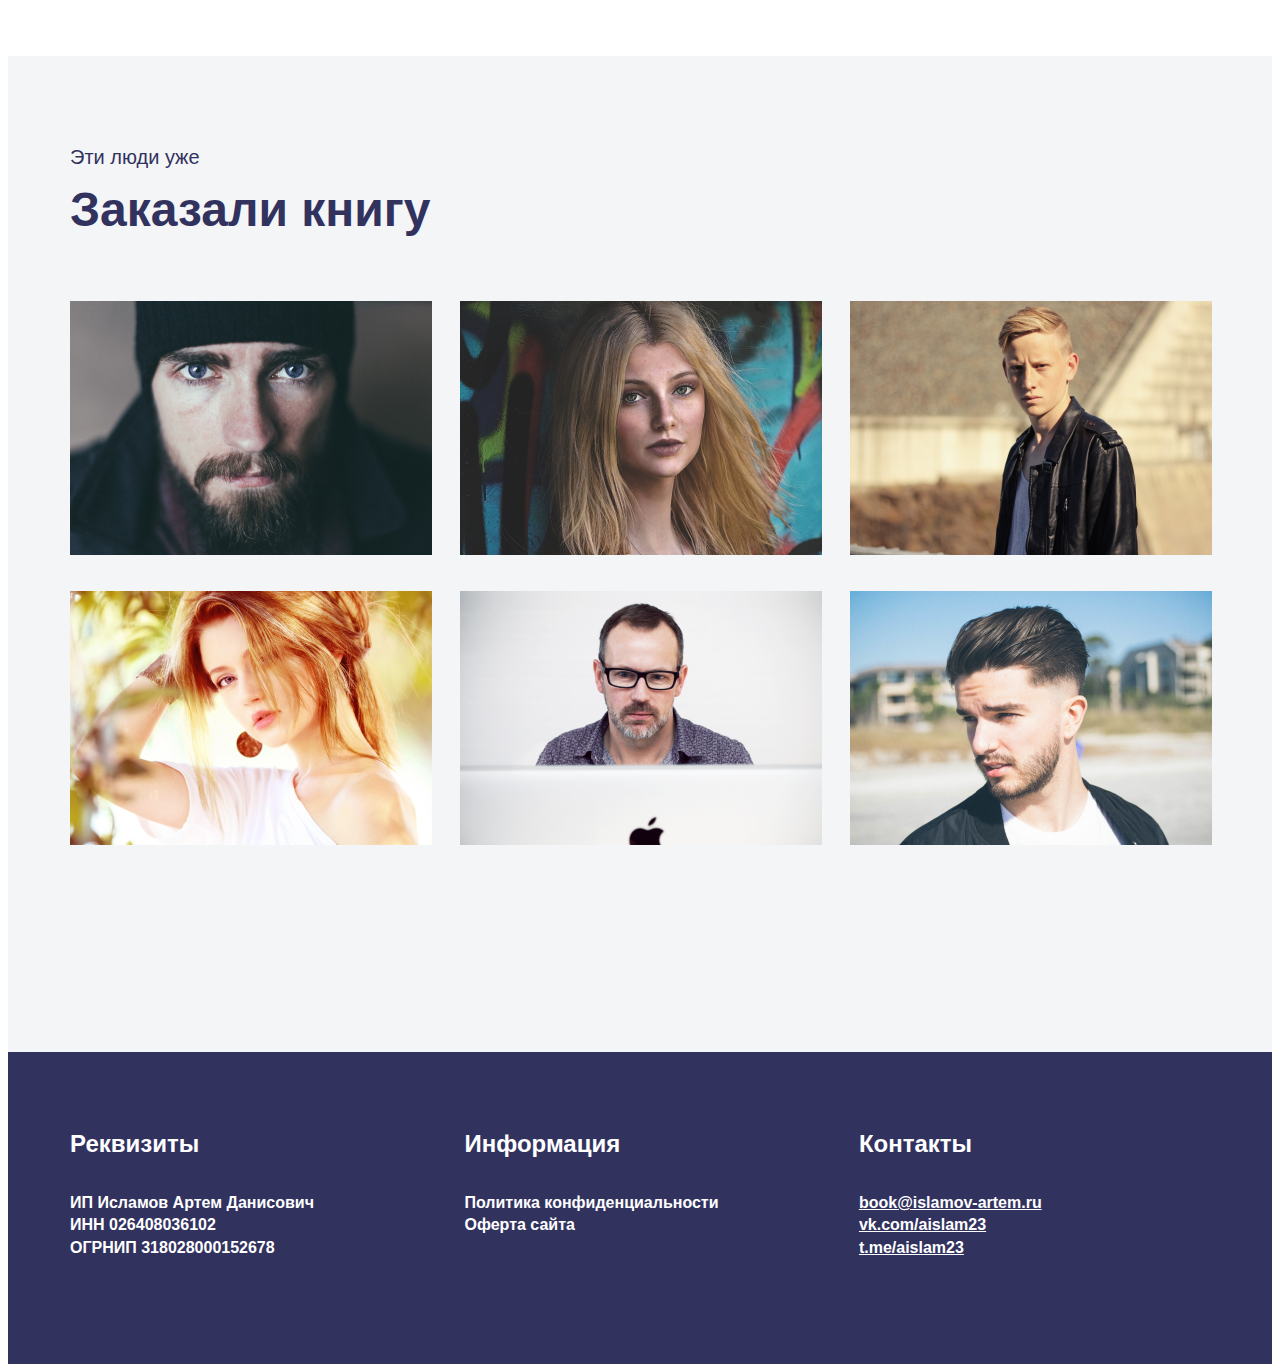
<file: lesson_8/index.html>
<!DOCTYPE html>
<html lang="en">
<head>
    <meta charset="UTF-8">
    <meta name="viewport" content="width=device-width, initial-scale=1.0">
    <title>Document</title>
    <link rel="stylesheet" href="css/style.css">
</head>
<body>
    <div class="main-back">
        <!-- Start of header -->
        <header class="header">
            <div class="container-1">
                <div class="contact">
                    <span class="header-title">Артём Исламов</span>
                    <div class="contact-icon">
                        <a href="#">
                            <img class="img-1" src="img/vk.png" alt="">
                        </a>
                        <a href="#">
                            <img class="img-2" src="img/yt.png" alt="">
                        </a>
                        <a href="#">
                            <img src="img/inst.png" alt="">
                        </a>
                    </div>
                </div>
                <div class="description-block">
                    <div class="pre-sale-text">Предпродажа книги</div>
                    <div class="book-title">Путь Фрилансера</div>
                    <div class="book-description">Закажите книгу сейчас и получите печатный вариант из первого тиража с подписью от автора книги.
                    </div>
                    <div class="price-text">Цена</div>
                    <div class="price">790 руб</div>
                    <a href="#" class="button-1">Заказать книгу</a>
                    <a href="#" class="button-2">Слушать отрывок</a>
                </div>
                <div class="main-img"><img src="img/Image_1.png" alt=""></div>
            </div>
        </header>
        <!-- End of header  -->


        <!-- Start of about section -->
        <section class="about">
            <div class="container-2">
                <span class="book-about">О чём книга</span>
                <strong class="section-2-title">Путь Фрилансера</strong>
                <div class="wrap">
                    <div class="block">
                        <img src="img/section2_icon1.png" alt="">
                        <p class="block-text">
                            Главного героя книги зовут Антон. Он работает обычным продавцом в спортивном магазине. Антон решает стать фрилансером и работать на себя. В этом ему помогает его наставник Дима.
                        </p>
                    </div>
                    <div class="block">
                        <img src="img/section2_icon2.png" alt="">
                        <p class="block-text">
                            Сможет ли Антон освоить новую профессию и преодолеть все трудности, которые ждут его на этом пути? Ответ вы найдёте на страницах книги, пройдя весь путь вместе с главным героем книги.
                        </p>
                    </div>
                    <div class="block">
                        <img src="img/section2_icon3.png" alt="">
                        <p class="block-text">
                            Книга написана в формате истории, но разбираются в ней вполне реальные примеры из жизни фрилансеров: сколько денег просить за работу, как формировать портфолио, где искать наставников и т.д.
                        </p>
                    </div>
                    <div class="block">
                        <img src="img/section2_icon4.png" alt="">
                        <p class="block-text">
                            Выпуск книги запланирован на конец весны 2019 года. Сейчас вы можете заказать печатный вариант с подписью и пожеланием от автора.
                        </p>
                    </div>
                </div>
            </div>
        </section>
        <!-- End of about section -->


        <!-- Start of people section -->
        <section class="people">
            <div class="container-3">
                <span class="section-3-sub">Эти люди уже</span>
                <strong class="section-3-title">Заказали книгу</strong>
                <div class="people-block">
                    <img src="img/section_3/img_1.png" alt="" class="images">
                    <img src="img/section_3/img_2.png" alt="" class="images">
                    <img src="img/section_3/img_3.png" alt="" class="images">
                    <img src="img/section_3/img_4.png" alt="" class="images">
                    <img src="img/section_3/img_5.png" alt="" class="images">
                    <img src="img/section_3/img_6.png" alt="" class="images">
                </div>
            </div>
        </section>
        <!-- End of people section -->


        <!-- Start of footer section -->
        <footer class="footer">
            <div class="container-4">
                <div class="footer-block-1">
                    <div class="req">Реквизиты</div>
                    <div class="req-description">ИП Исламов Артем Данисович <br>ИНН 026408036102 <br> ОГРНИП 318028000152678</div>
                </div>
                <div class="footer-block-2">
                    <div class="info">Информация</div>
                    <div class="info-description">Политика конфиденциальности <br> Оферта сайта</div>
                </div>
                <div class="footer-block-3">
                    <div class="contacts">Контакты</div>
                    <div class="contacts-description">
                        <a class="link" href="#">book@islamov-artem.ru</a>  <br> 
                        <a class="link" href="#">vk.com/aislam23</a>  <br> 
                        <a class="link" href="#">t.me/aislam23</a></div>
                </div>
            </div>
        </footer>
        <!-- End of footer section -->
    </div>
</body>
</html>
</file>
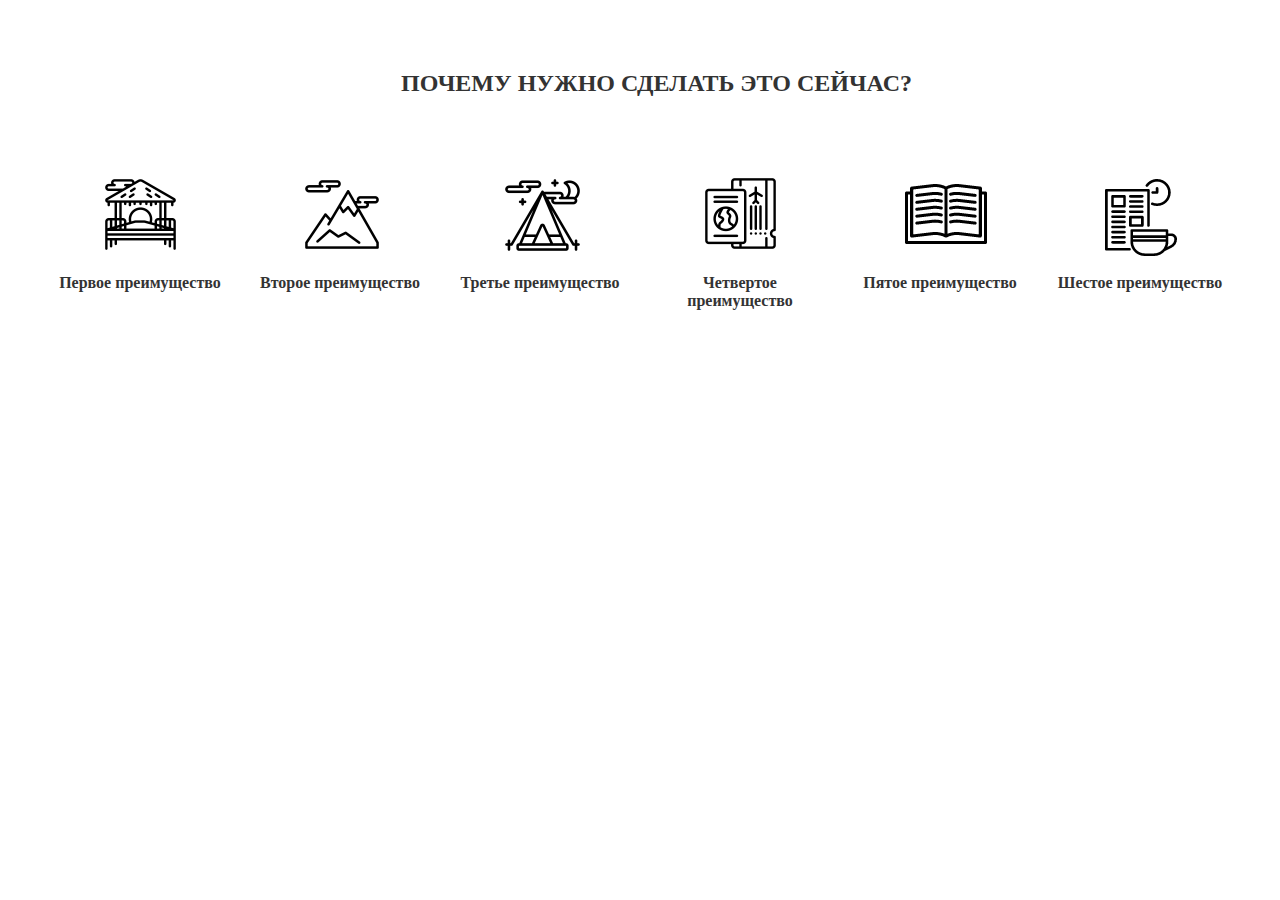
<file: lesson_9/index.html>
<!doctype html>
<html lang="en">
  <head>
    <!-- Required meta tags -->
    <meta charset="utf-8">
    <meta name="viewport" content="width=device-width, initial-scale=1, shrink-to-fit=no">
    <link rel="stylesheet" href="css/style.css">
    <link rel="stylesheet" href="css/bootstrap-grid.min.css">

    <title>Hello, world!</title>
  </head>
  <body>

    <div class="container">
        <div class="title">Почему нужно сделать это сейчас?</div>
        <div class="row">
            <div class="col-12 col-sm-12 col-md-6 col-lg-4 col-xl-2">
                <img class="img-1" src="img/img_9_1.png" alt="">
                <div class="text">Первое 
                    преимущество
                </div>
            </div>
            <div class="col-12 col-sm-12 col-md-6 col-lg-4 col-xl-2">
                <img class="img-2" src="img/img_9_2.png" alt="">
                <div class="text">Второе 
                    преимущество
                </div>
            </div>
            <div class="col-12 col-sm-12 col-md-6 col-lg-4 col-xl-2">
                <img class="img-3" src="img/img_9_3.png" alt="">
                <div class="text">Третье 
                    преимущество
                </div>
            </div>
            <div class="col-12 col-sm-12 col-md-6 col-lg-4 col-xl-2">
                <img class="img-4" src="img/img_9_4.png" alt="">
                <div class="text">Четвертое
                    преимущество
                </div>
            </div>
            <div class="col-12 col-sm-12 col-md-6 col-lg-4 col-xl-2">
                <img class="img-5" src="img/img_9_5.png" alt="">
                <div class="text">Пятое
                    преимущество
                </div>
            </div>
            <div class="col-12 col-sm-12 col-md-6 col-lg-4 col-xl-2">
                <img class="img-6" src="img/img_9_6.png" alt="">
                <div class="text">Шестое
                    преимущество
                </div>
            </div>
        </div>
    </div>

  </body>
</html>
</file>
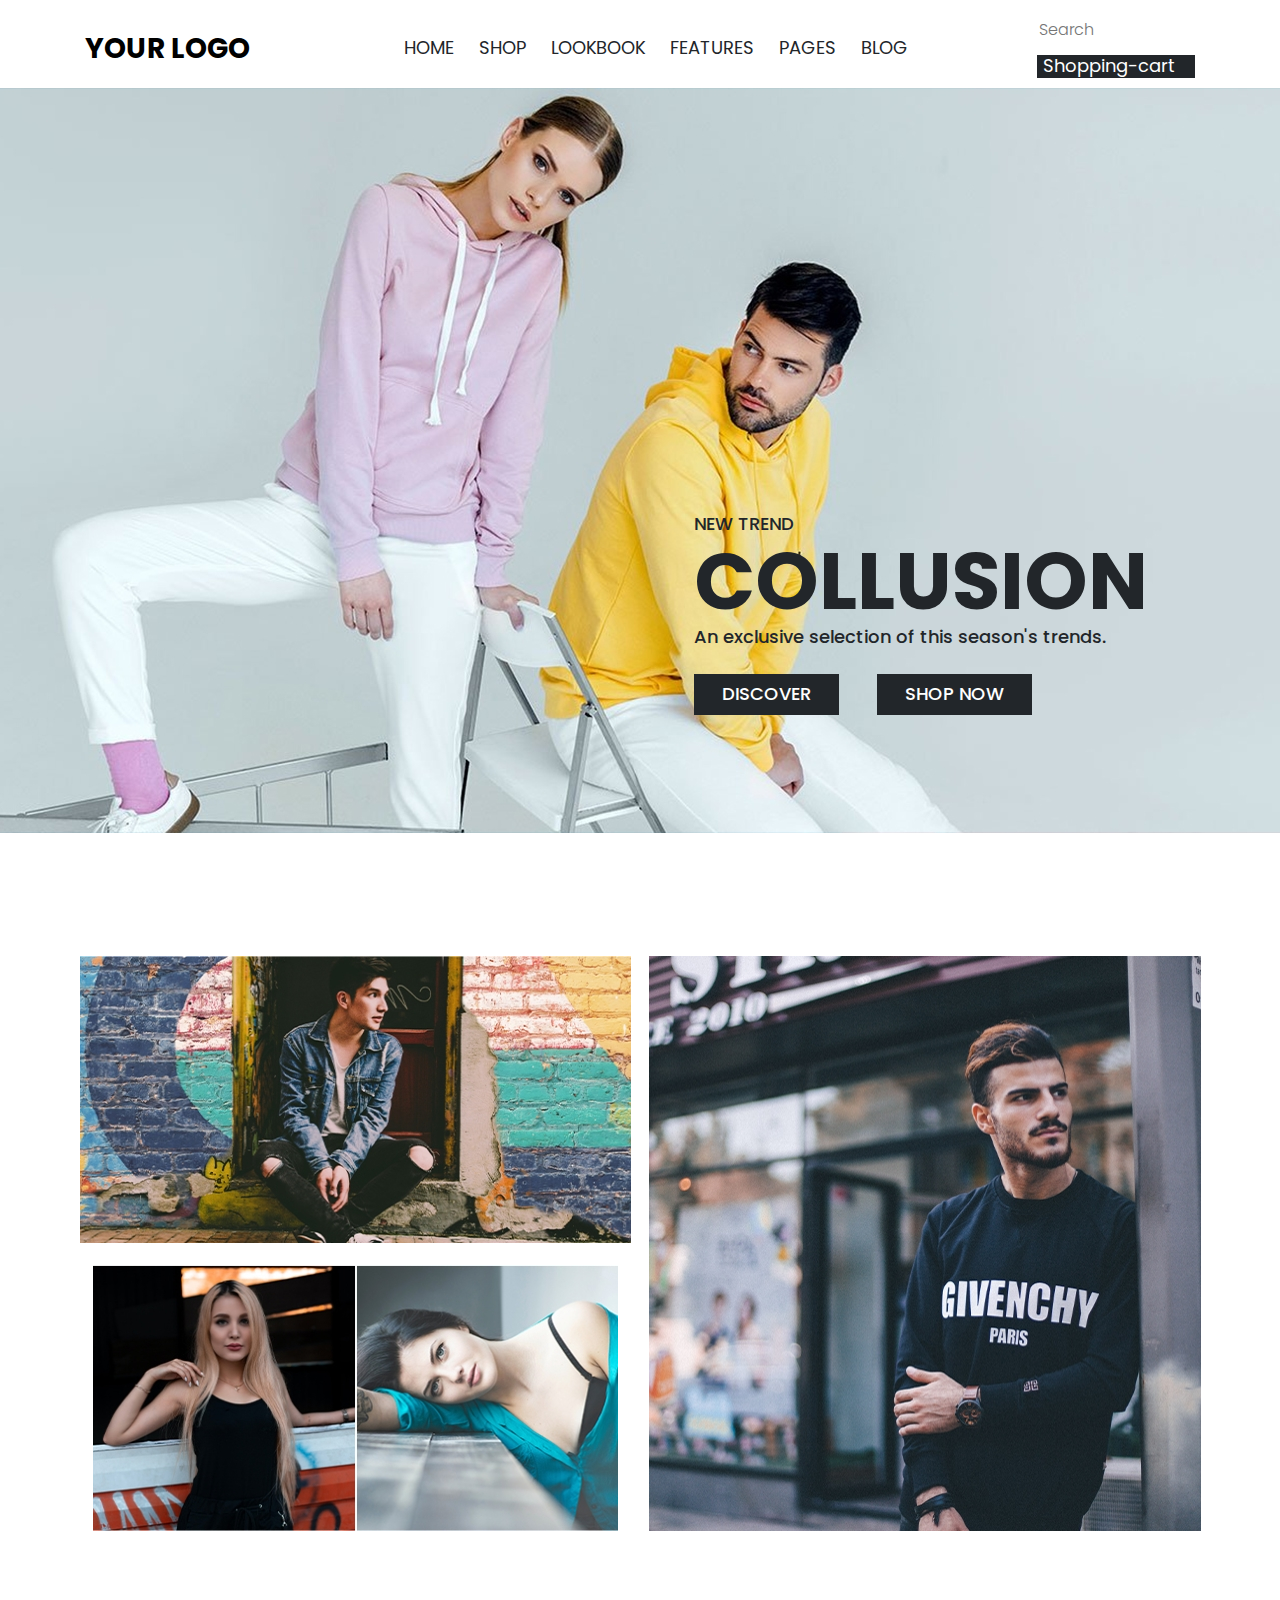
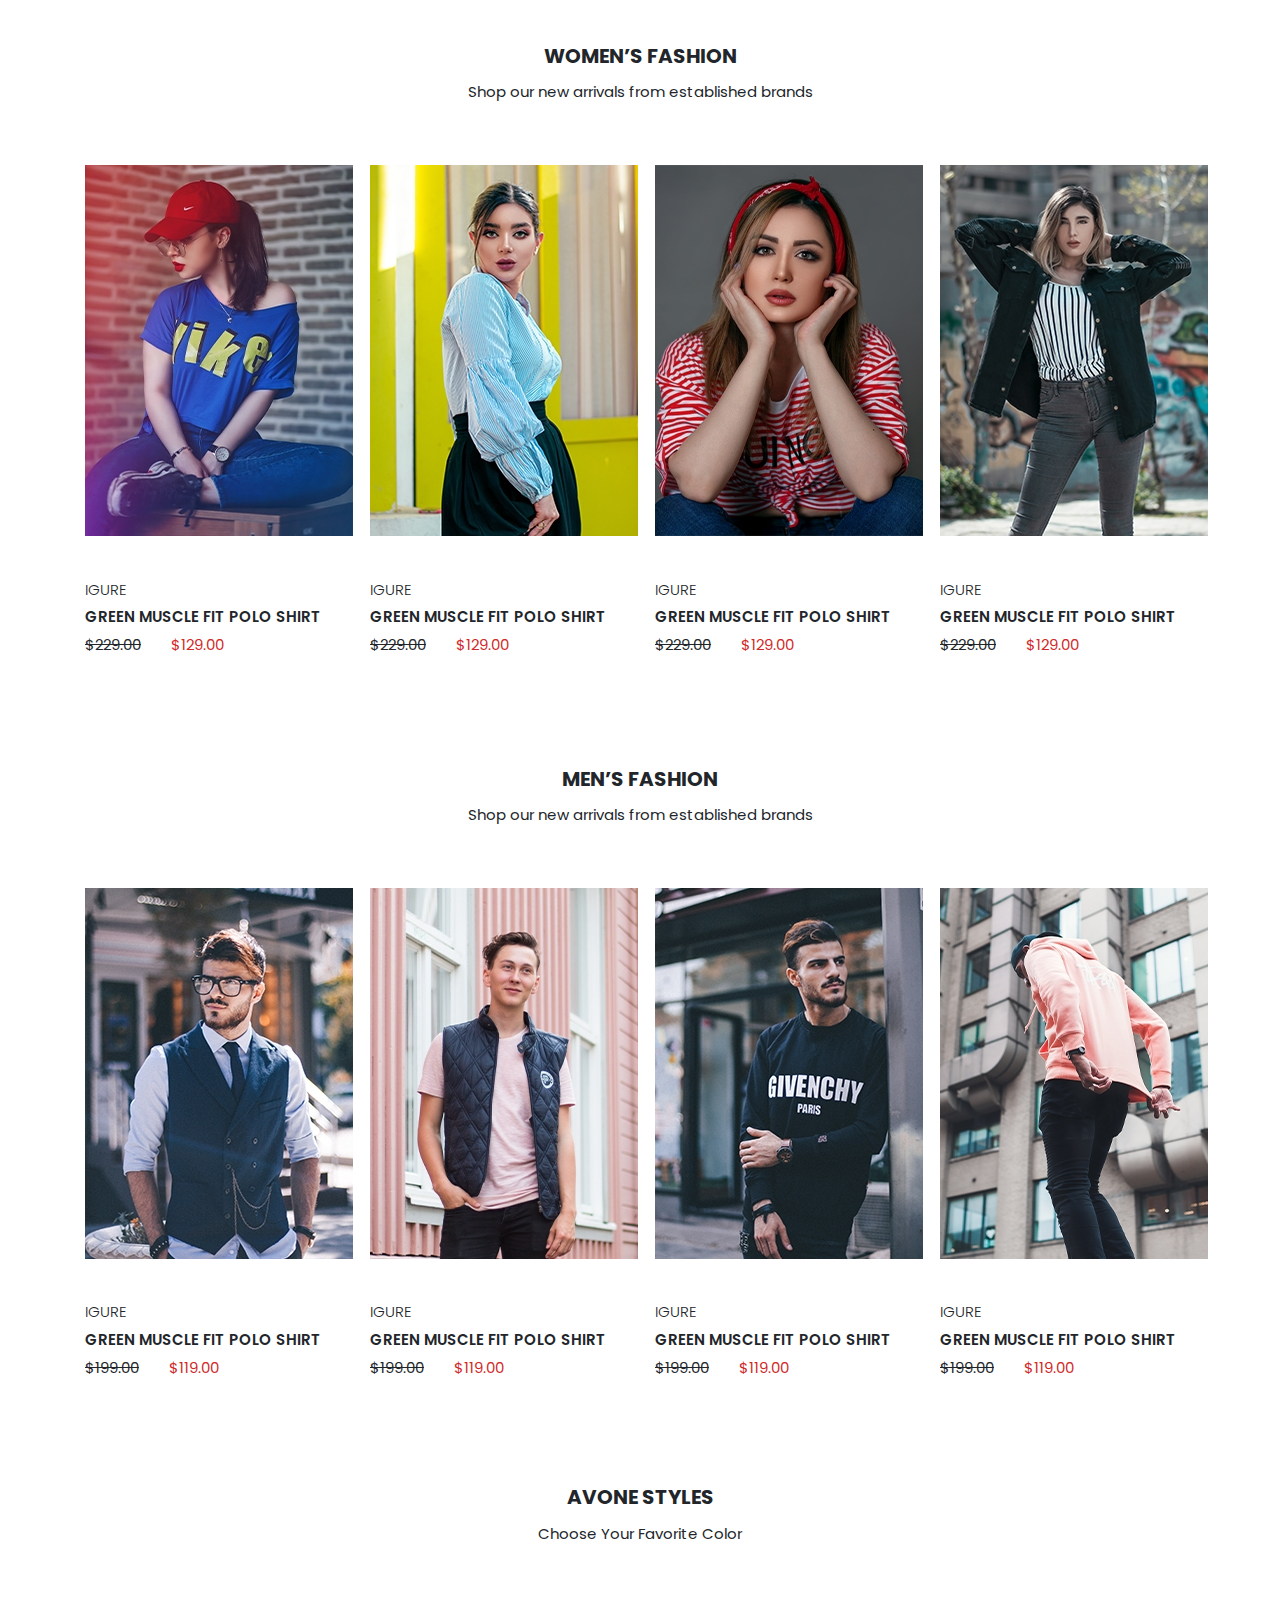
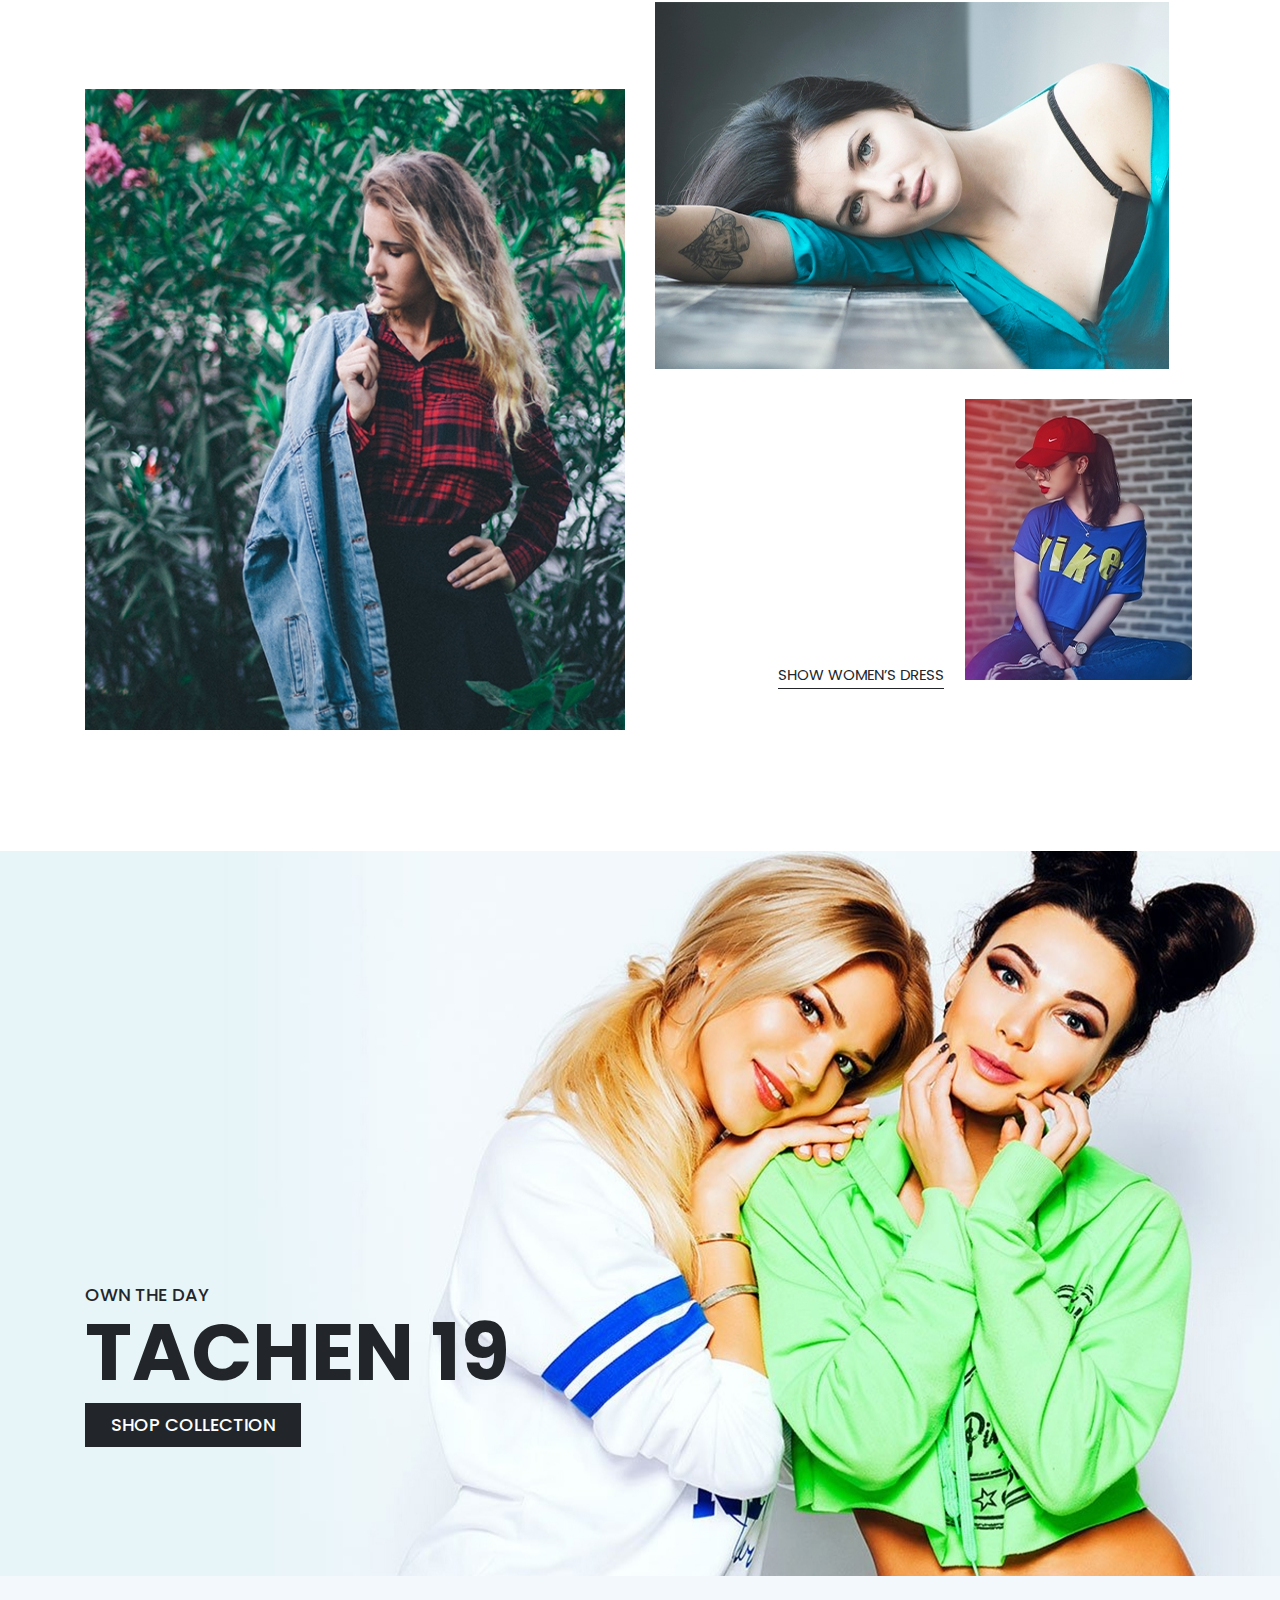
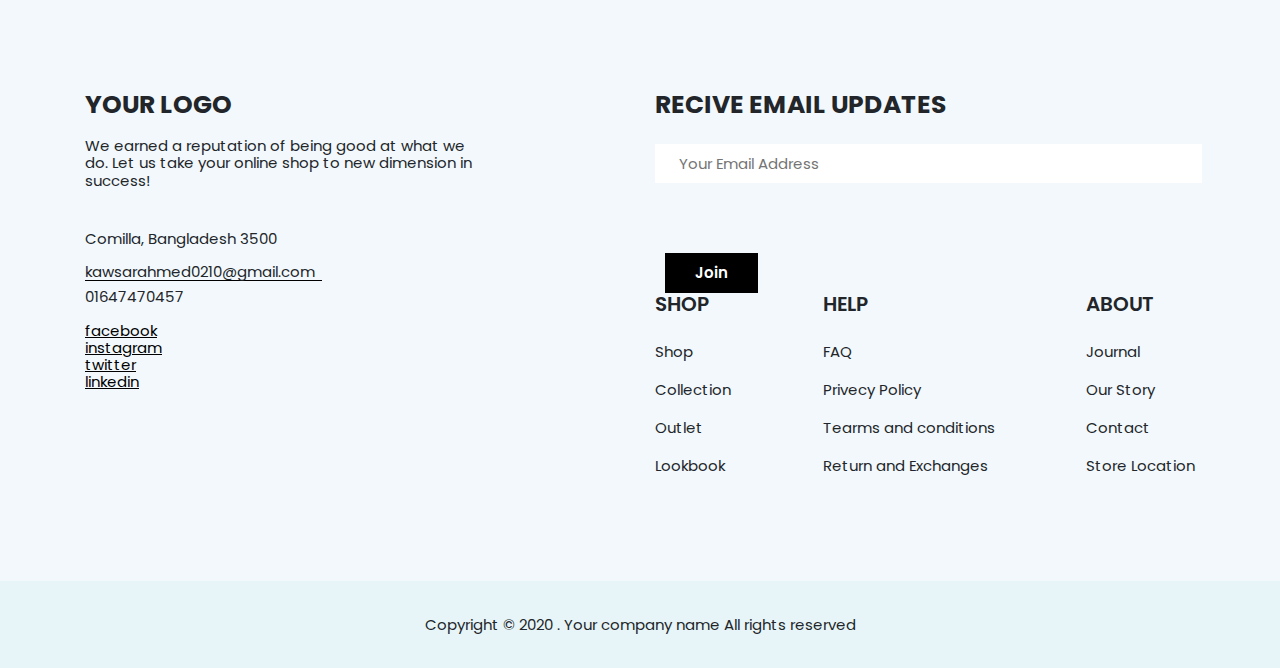
<file: portfolio3/src/index.html>
<!DOCTYPE html>
<html lang="en">
<head>
  <meta charset="UTF-8">
  <meta name="viewport" content="width=device-width, initial-scale=1.0">

  <link rel="stylesheet" href="css/bootstrap.min.css">
  <link rel="stylesheet" href="css/style.css">
  <link href="https://fonts.googleapis.com/css2?family=Poppins:wght@300;400;500;600;700&display=swap" rel="stylesheet">
  <title>Fashion</title>
</head>
<body>
  <nav class="navbar">
    <div class="container">
      <div class="navbar-block">
        <div class="navbar__logo">YOUR LOGO</div>
        <div class="navbar-menu">
          <a href="#" class="navbar-menu__component">HOME</a>
          <a href="#" class="navbar-menu__component">SHOP</a>
          <a href="#" class="navbar-menu__component">LOOKBOOK</a>
          <a href="#" class="navbar-menu__component">FEATURES</a>
          <a href="#" class="navbar-menu__component">PAGES</a>
          <a href="#" class="navbar-menu__component">BLOG</a>
        </div>
        <div class="navbar-card">
          <input placeholder="Search" type="text" class="navbar-card__search">
          <button class="button navbar-card__button">Shopping-cart</button>
        </div>
      </div>
    </div>
  </nav>

  <section class="hero">
    <div class="container">
      <div class="hero-block">
        <div class="hero-text">
          <div class="hero__uptitle">NEW TREND</div>
          <div class="hero__title">COLLUSION</div>
          <div class="hero__subtitle">An exclusive selection of this season's trends.
          </div>
          <div class="hero-buttons">
            <button class="hero-buttons__button button">DISCOVER</button>
            <button class="hero-buttons__button button">SHOP NOW</button>
          </div>
        </div>
      </div>
    </div>
  </section>

  <section class="photos">
    <div class="container">
      <div class="photos-block row">
        <div class="photos-content col-lg-6">
          <img src="img/photos/photos-first.jpg" alt="">
          <!-- <div class="photos-second col-lg-6"> -->
          <img class="photos-content__photo" src="img/photos/photos-second.jpg" alt="">
          <img class="photos-content__photo" src="img/photos/photos-third.jpg" alt="">
          <!-- </div> -->
        </div>

        <div class="photos-content col-lg-6">
          <img src="img/photos/photos-fourth.jpg" alt="">
        </div>
        <div class="photos-content"></div>
      </div>
      
    </div>
  </section>

  <section class="women">
    <div class="container">
      <div class="women-block">
        <div class="women__title">WOMEN’S FASHION</div>
        <div class="women__subtitle">Shop our new arrivals from established brands</div>
        <div class="women-content row">
          <div class="women-content col-lg-3">
            <a href="#"><img src="img/women/women1.jpg" alt="" class="women-content__photo"></a>
            <div class="women-content__igure">IGURE</div>
            <a href="#" class="women-content__title">GREEN MUSCLE FIT POLO SHIRT</a>
            <div class="women-content-prices">
              <div class="women-content__price">$229.00</div>
              <div class="women-content__redprice">$129.00</div>
            </div>
          </div>
          <div class="women-content col-lg-3">
            <!-- <a href="#"></a> -->
            <a href="#"><img src="img/women/women2.jpg" alt="" class="women-content__photo"></a>
            <div class="women-content__igure">IGURE</div>
            <a href="#" class="women-content__title">GREEN MUSCLE FIT POLO SHIRT</a>
            <div class="women-content-prices">
              <div class="women-content__price">$229.00</div>
              <div class="women-content__redprice">$129.00</div>
            </div>
          </div>
          <div class="women-content col-lg-3">
            <a href="#"><img src="img/women/women3.jpg" alt="" class="women-content__photo"></a>
            <div class="women-content__igure">IGURE</div>
            <a href="#" class="women-content__title">GREEN MUSCLE FIT POLO SHIRT</a>
            <div class="women-content-prices">
              <div class="women-content__price">$229.00</div>
              <div class="women-content__redprice">$129.00</div>
            </div>
          </div>
          <div class="women-content col-lg-3">
            <a href="#"><img src="img/women/women4.jpg" alt="" class="women-content__photo"></a>
            <div class="women-content__igure">IGURE</div>
            <a href="#" class="women-content__title">GREEN MUSCLE FIT POLO SHIRT</a>
            <div class="women-content-prices">
              <div class="women-content__price">$229.00</div>
              <div class="women-content__redprice">$129.00</div>
            </div>
          </div>
        </div>
      </div>
    </div>
  </section>

  <section class="men">
    <div class="container">
      <div class="men-block">
        <div class="men__title">MEN’S FASHION</div>
        <div class="men__subtitle">Shop our new arrivals from established brands</div>
        <div class="men-content row">
          <div class="men-content col-lg-3">
            <a href="#"><img src="img/men/men1.jpg" alt="" class="men-content__photo"></a>
            <div class="men-content__igure">IGURE</div>
            <a href="#" class="men-content__title">GREEN MUSCLE FIT POLO SHIRT</a>
            <div class="men-content-prices">
              <div class="men-content__price">$199.00</div>
              <div class="men-content__redprice">$119.00</div>
            </div>
          </div>
          <div class="men-content col-lg-3">
            <a href="#"><img src="img/men/men2.jpg" alt="" class="men-content__photo"></a>
            <div class="men-content__igure">IGURE</div>
            <a href="#" class="men-content__title">GREEN MUSCLE FIT POLO SHIRT</a>
            <div class="men-content-prices">
              <div class="men-content__price">$199.00</div>
              <div class="men-content__redprice">$119.00</div>
            </div>
          </div>
          <div class="men-content col-lg-3">
            <a href="#"><img src="img/men/men3.jpg" alt="" class="men-content__photo"></a>
            <div class="men-content__igure">IGURE</div>
            <a href="#" class="men-content__title">GREEN MUSCLE FIT POLO SHIRT</a>
            <div class="men-content-prices">
              <div class="men-content__price">$199.00</div>
              <div class="men-content__redprice">$119.00</div>
            </div>
          </div>
          <div class="men-content col-lg-3">
            <a href="#"><img src="img/men/men4.jpg" alt="" class="men-content__photo"></a>
            <div class="men-content__igure">IGURE</div>
            <a href="#" class="men-content__title">GREEN MUSCLE FIT POLO SHIRT</a>
            <div class="men-content-prices">
              <div class="men-content__price">$199.00</div>
              <div class="men-content__redprice">$119.00</div>
            </div>
          </div>
        </div>
      </div>
    </div>
  </section>

  <section class="avone">
    <div class="container">
      <div class="avone-block">
        <div class="avone__title">AVONE STYLES</div>
        <div class="avone__subtitle">Choose Your Favorite Color</div>
        <div class="avone-content row">
          <img src="img/avone/avone1.jpg" alt="" class="avone-content__photo1 col-lg-6">
          <div class="avone-content2 col-lg-6">
            <img src="img/avone/avone2 (1).jpg" alt="" class="photo2">
            <a href="#" class="avone-content2__text">SHOW WOMEN’S DRESS</a>
            <img src="img/avone/avone3.jpg" alt="" class="avone-content2__photo3">
          </div>
        </div>
      </div>
    </div>
  </section>

  <section class="collection">
    <div class="container">
      <div class="collection-block">
        <div class="collection__subtitle">OWN THE DAY</div>
        <div class="collection__title">TACHEN 19</div>
        <button class="collection__button button">SHOP COLLECTION</button>
      </div>
    </div>
  </section>

  <section class="end">
    <div class="container">
      <div class="end-block row">
        <div class="end-content1 col-lg-6">
          <div class="end-content1__title">YOUR LOGO</div>
          <div class="end-content1__text">We earned a reputation of being good at what we do. Let us take your online shop to new dimension in success!</div>
          <div class="end-content1__location">Comilla, Bangladesh 3500</div>
          <div class="end-content1__email">kawsarahmed0210@gmail.com</div>
          <div class="end-content1__number">01647470457</div>
          <a href="#" class="end-content1__social">facebook</a>
          <a href="#" class="end-content1__social">instagram</a>
          <a href="#" class="end-content1__social">twitter</a>
          <a href="#" class="end-content1__social">linkedin</a>
        </div>

        <div class="end-content2 col-lg-6">
          <div class="end-content2__title">RECIVE EMAIL UPDATES</div>
          <div class="end-content2-email">
            <input placeholder="Your Email Address" type="email" class="end-content2-email__input">
            <button class="end-content2-email__button button">Join</button>
          </div>
          <div class="end-content2-buttons">
            <div class="end-content2-shop">
              <div class="end-content2__text">SHOP</div>
              <a class="end-content2__link" href="#">Shop</a>
              <a class="end-content2__link" href="#">Collection</a>
              <a class="end-content2__link" href="#">Outlet</a>
              <a class="end-content2__link" href="#">Lookbook</a>
            </div>
            <div class="end-content2-blog">
              <div class="end-content2__text">HELP</div>
              <a class="end-content2__link" href="#">FAQ</a>
              <a class="end-content2__link" href="#">Privecy Policy</a>
              <a class="end-content2__link" href="#">Tearms and conditions</a>
              <a class="end-content2__link" href="#">Return and Exchanges</a>
            </div>
            <div class="end-content2-about">
              <div class="end-content2__text">ABOUT</div>
              <a class="end-content2__link" href="#">Journal</a>
              <a class="end-content2__link" href="#">Our Story</a>
              <a class="end-content2__link" href="#">Contact</a>
              <a class="end-content2__link" href="#">Store Location</a>
            </div>
          </div>
        </div>
      </div>
    </div>
  </section>

  <section class="footer">
    <div class="container">
      <div class="footer-block">
        <div class="footer__text">Copyright © 2020 . Your company name  All rights reserved</div>
      </div>
    </div>
  </section>
</body>
</html>
</file>
<file: lesson_5/css/style.css>
body{
    background-color:#e3b6d5;
}
h1, h2, h3, h4{
    text-align: center;
}
.text{
    font-weight: bold;
}
.text-1{
    font-style: italic;
    text-decoration: line-through;
}
.text-2{
    text-decoration: underline;
    
}
.title{
    border-style: double;
    border-color: chocolate;
    border-width: 5px;
    color: darkcyan;
}
.ord-text{
    color: darkgreen;
}
.content{
    position: fixed;
    right: 0;
}
body{
    margin-right: 250px;
}
</file>
<file: lesson_6/css/style.css>
*{
    box-sizing: border-box;
}
body{
    background-color: #f6f6f6;
}
.back{
    /* Задній фон */
    width: 1010px;
    height: 503px;
    border: 1px solid #d7d7d7;
    background-color: #ffffff; 
    position:absolute;
    left:50%;
    margin-left:-505px;
    top:50%;
    margin-top:-251.5px;
    width:1010px;
    height:503px; 
}
img{
    /* Фотографія */
    width: 376px;
    height: 375px;
    display: inline-block;
    margin-top: 64px;
    margin-left: 48px;
}
.text-block{
    display: inline-block;
    vertical-align: top;
    margin-left: 99px;
    margin-top: 94px;
}
.title{
    width: 178px;
    height: 22px;
    color: #2f2f2f;
    font-family: "Arial - Bold MT";
    font-size: 23px;
    font-weight: 400;
}
.description{
    width: 393px;
    height: 50px;
    color: #2f2f2f;
    font-family: "Arial MT";
    font-size: 15px;
    font-weight: 400;
    margin-left: 1px;
    margin-top: 30px;
}
.price-text{
    margin-top: 55px;
    width: 35px;
    height: 14px;
    color: #2f2f2f;
    font-family: "Arial MT";
    font-size: 15px;
    font-weight: 400;
}
.price{
    margin-left: 2px;
    margin-top: 23px;
    width: 103px;
    height: 28px;
    color: #2f2f2f;
    font-family: "Arial MT";
    font-size: 30px;
    font-weight: 400;
}
.button{
    margin-top: 56px;
    width: 252px;
    height: 50px;
    background-color: #ec744a;
    padding-top: 16px;
    padding-left: 39px;
}
.button-text{
    width: 174px;
    height: 18px;
    color: #ffffff;
    font-family: "Arial MT";
    font-size: 19px;
    font-weight: 400;
}
</file>
<file: lesson_7_1/css/style.css>
*{
    box-sizing: border-box;
}
.back{
    display: block;
    position:absolute;
    left:50%;
    margin-left:-960px;
    top:50%;
    margin-top:-361.5px;
    width:1920px;
    height:723px;;
    background-color: #f9f9f9;
    flex-wrap: wrap;
}
.title{
    width: 552px;
    height: 31px;
    color: #000000;
    font-family: "Proxima Nova";
    font-size: 36px;
    font-weight: 400;
    margin-left: 683px;
    margin-top: 100px;
    display: inline-block;  
}
.product{
    width: 1139px;
    height: 210px;
    /* border: 1px solid red; */
    margin-top: 125px;
    margin-left: 391px;
    display: flex;
    flex-direction: row;
    justify-content: center;
    justify-content: space-between;
    flex-wrap: nowrap;
}
.white{
    width: 263px;
    height: 210px;
    background-color: #ffffff;
    /* border: 1px solid red; */
}
.element-1{
    margin-left: 23px;
}
.element-2{
    margin-left: 21px;
}
.element-3{
    margin-left: 25px;
}
.text-1{
    display: flex;
    width: 949px;
    height: 11px;
    margin-top: 25px;
    margin-left: 481px;
    justify-content: space-between;
}
.product-name{
    /* width: 84px;
    height: 11px; */
    color: #000000;
    font-family: "Proxima Nova";
    font-size: 16px;
    font-weight: 300;
}
.text-2{
    display: flex;
    justify-content: space-between;
    width: 971px;
    height: 15px;
    margin-left: 475px;
    margin-top: 25px;
}
.product_price{
    color: #000000;
    font-family: "Proxima Nova";
    font-size: 18px;
    font-weight: 700;
}
.button{
    display: flex;
    justify-content: space-between;
    width: 1076px;
    height: 55px;
    margin-top: 25px;
    margin-left: 422px;
    /* border: 1px solid red; */
}
.button-element{
    width: 200px;
    height: 55px;
    border: 1px solid #23bac1;
    padding-left: 74px;
    padding-top: 23px;
}
.buy{
    width: 51px;
    height: 9px;
    color: #23bac1;
    font-family: "Proxima Nova";
    font-size: 13px;
    font-weight: 700;
    text-transform: uppercase;
}
</file>
<file: lesson_7_2/css/style.css>
*{
    box-sizing: border-box;
}
.main-back{
    /* Style for the whole background */
    margin-left:auto;
    margin-right:auto;
    width:1366px;
    height:2070px;
    display: flex;
    flex-direction: column;
    left: auto;
    right: auto;
}
.back-lines-1{
    /* Style for first section  */
    height: 803px;
    width: 1366px;
}
.back-lines-2{
    height: 408px;
    width: 1366px;
    border: 1px solid #ffffff;
    background-color: #f2f2f2;
}
.back-lines-3{
    height: 859px;
    width: 1366px;
}
.photo{
    display: inline-block;
    margin-left: 123px;
    margin-top: 77px;
}
.text{
    display: inline-block;
    height: 435px;
    width: 526px;
    vertical-align: top;
    margin-left: 74px;
    margin-top: 137px;
}
.book-title{
    width: 490px;
    height: 45px;
    color: #000000;
    font-family: Tahoma;
    font-size: 48px;
    font-weight: 700;
}
.book-author{
    width: 310px;
    height: 28px;
    color: #000000;
    font-family: Tahoma;
    font-size: 30px;
    font-weight: 400;
    margin-top: 15px;
    margin-left: 3px;
}
.author-description{
    width: 526px;
    height: 99px;
    color: #000000;
    font-family: Tahoma;
    font-size: 18px;
    font-weight: 400;
    line-height: 27px;
    margin-top: 35px;
    margin-left: 1px;
}
.book-price{
    margin-left: 1px;
    margin-top: 47px;
    height: 46px;
    color: #313131;
    font-family: Tahoma;
    font-size: 48px;
    font-weight: 400;
    line-height: 27px;
}
.button-buy{
    width: 175px;
    display: inline-block;
    height: 67px;
    border-radius: 5px;
    background-color: #f05a22;
    margin-top: 53px;
    margin-left: 1px;
    vertical-align: middle;
}
.buy-text{
    width: 87px;
    height: 23px;
    color: #ffffff;
    font-family: Tahoma;
    font-size: 24px;
    font-weight: 700;
    line-height: 27px;
    margin: 22px 42px 22px 46px;
}
.button-description{
    vertical-align: bottom;
    display: inline-block;
    width: 287px;
    height: 67px;
    border-radius: 5px;
    border: 2px solid #f05a22;
    margin-left: 40px;
}
.text-description{
    margin-left: 30px;
    margin-top: 21px;
    width: 227px;
    height: 24px;
    color: #f05a22;
    font-family: Tahoma;
    font-size: 24px;
    font-weight: 700;
    line-height: 27px;
}
.delivery-title{
    width: 294px;
    height: 27px;
    color: #333333;
    font-family: Tahoma;
    font-size: 30px;
    font-weight: 700;
    line-height: 27px;
    margin-left: 536px;
    margin-top: 89px;
}
.delivery-icon{
    display: flex;
    justify-content: space-between;
    width: 942px;
    height: 50px;
    margin-left: 211px;
    margin-top: 87px;
}
.icon-2{
    margin-top: 4px;
}
.icon-3{
    margin-top: 4px;
}
.icon-4{
    margin-top: 2px;
}
.icon-description{
    display: flex;
    justify-content: space-between;
    width: 1075px;
    height: 41px;
    margin-left: 150px;
    margin-top: 16px;
}
.icon-text-1{
    width: 181px;
    height: 36px;
    color: #333333;
    font-family: "Open Sans";
    font-size: 18px;
    font-weight: 400;
    line-height: 22px;
    text-align: center;
}
.icon-text-2{
    width: 241px;
    height: 41px;
    color: #333333;
    font-family: "Open Sans";
    font-size: 18px;
    font-weight: 400;
    line-height: 22px;
    text-align: center;
}
.icon-text-3{
    width: 194px;
    height: 39px;
    color: #333333;
    font-family: "Open Sans";
    font-size: 18px;
    font-weight: 400;
    line-height: 22px;
    text-align: center;
}
.icon-text-4{
    width: 194px;
    height: 41px;
    color: #333333;
    font-family: "Open Sans";
    font-size: 18px;
    font-weight: 400;
    line-height: 22px;
    text-align: center;
}
.clients-title{
    width: 387px;
    height: 28px;
    color: #333333;
    font-family: Tahoma;
    font-size: 30px;
    font-weight: 700;
    line-height: 27px;
    margin-left: 492px;
    margin-top: 89px;
}
.client-back{
    height: 562px;
    width: 1137px;
    margin-top: 69px;
    margin-left: 113px;
    display: flex;
    justify-content: space-between;
    flex-wrap: wrap;
}
</file>
<file: lesson_8/css/style.css>
*{
    box-sizing: border-box;
}
body{
    font-family: sans-serif;
}
.main-back{
    height: 2776px;
    display: flex;
    flex-direction: column;
}
.container-1{
    margin-left:auto;
    margin-right:auto;
    width:1140px;
    height: 854px;
}
.container-2{
    margin-left:auto;
    margin-right:auto;
    width:1140px;
    height: 704px;
}
.container-3{
    margin-left:auto;
    margin-right:auto;
    width:1140px;
    height: 906px;
}
.container-4{
    margin-left:auto;
    margin-right:auto;
    width:1140px;
    height: 312px;
}
.header{
    height: 854px;
    background-color: #f4f5f7;
}
.contact{
    display: flex;
    justify-content: space-between;
    height: 25px;
    margin-top: 74px;
}
.contact-icon a{
    text-decoration: none;
}
.img-2{
    margin-right: 20px;
}
.img-1{
    margin-right: 20px;
}
.header-title{
    color: #95989a;
    font-size: 20px;
    font-weight: 700;
}
.description-block{
    display: inline-block;
    height: 405px;
    width: 516px;
    display: inline-block;
    margin-top: 159px;
}
.pre-sale-text{
    color: #32325f;
    font-size: 20px;
    font-weight: 400;
}
.book-title{
    margin-top: 14px;
    color: #32325f;
    font-size: 48px;
    font-weight: 700;
}
.book-description{
    margin-top: 26px;
    color: #32325f;
    font-size: 20px;
    font-weight: 400;
    line-height: 26px;
}
.price-text{
    margin-top: 16px;
    color: #32325f;
    font-size: 20px;
    font-weight: 400;
}
.price{
    margin-top: 20px;
    color: #525f7f;
    font-size: 48px;
    font-weight: 400;
}
.button-1{
    width: 214px;
    height: 66px;
    box-shadow: 0 3px 6px rgba(173, 173, 173, 0.16);
    border-radius: 6px;
    background-color: #2dce89;
    margin-top: 49px;
    color: #ffffff;
    font-size: 20px;
    font-weight: 700;
    padding: 20px 31px;
    display: inline-block;
    text-decoration: none;
}
.button-2{
    width: 250px;
    height: 66px;
    box-shadow: 0 3px 6px rgba(173, 173, 173, 0.16);
    border-radius: 6px;
    background-color: #5e72e4;
    margin-left: 30px;
    display: inline-block;
    padding: 20px 35px;
    color: #ffffff;
    font-size: 20px;
    font-weight: 700;
    text-decoration: none;
}
.main-img{
    display: inline-block;
    margin-left: 160px;
}
.book-about{
    display: block;
    color: #32325f;
    font-size: 20px;
    font-weight: 400;
    margin-top: 90px;
}
.section-2-title{
    margin-top: 13px;
    color: #32325f;
    font-size: 48px;
    font-weight: 700;
    display: block;
}
.wrap{
    margin-top: 99px;
    display: flex;
    justify-content: space-between;
    flex-wrap: wrap;
}
.block{
    width: 23%;
    margin-right: 2%;
}
.block-text{
    color: #525f7f;
    font-size: 16px;
    font-weight: 400;
    line-height: 1.4;
}
.section-3-sub{
    margin-top: 90px;
    margin-bottom: 13px;
    color: #32325f;
    font-size: 20px;
    font-weight: 400;
    display: block;
}
.section-3-title{
    color: #32325f;
    font-size: 48px;
    font-weight: 700;
}
.people-block{
    height: 544px;
    width: 1142px;
    margin-top: 64px;
    display: flex;
    justify-content: space-between;
    flex-wrap: wrap;
    align-content: space-between;
}
.footer{
    background-color: #32325f;
}
.people{
    background-color: #f4f5f7;
}
.footer-block-1{
    height: 130px;
    width: 258px;
    margin-top: 78px;
    display: inline-block;
}
.req{
    color: #ffffff;
    font-size: 24px;
    font-weight: 700;
}
.req-description{
    margin-top: 34px;
    color: #ffffff;
    font-size: 16px;
    font-weight: 700;
    line-height: 1.4;
}
.footer-block-2{
    display: inline-block;
    height: 130px;
    width: 258px;
    margin-top: 78px;
    vertical-align: top;
    margin-left: 132px;
}
.info{
    color: #ffffff;
    font-size: 24px;
    font-weight: 700;
}
.info-description{
    margin-top: 34px;
    color: #ffffff;
    font-size: 16px;
    font-weight: 700;
    line-height: 1.4;
}
.footer-block-3{
    display: inline-block;
    height: 130px;
    width: 258px;
    margin-top: 78px;
    vertical-align: top;
    margin-left: 132px;
}
.contacts{
    color: #ffffff;
    font-size: 24px;
    font-weight: 700;
}
.contacts-description{
    margin-top: 34px;
    line-height: 1.4;
}
.link{
    color: #ffffff;
    font-size: 16px;
    font-weight: 700;
}
</file>
<file: lesson_9/css/style.css>
.title{
    color: #333333;
    font-size: 24px;
    font-weight: 700;
    text-transform: uppercase;
    margin-top: 70px;
    margin-left: 346px;
}
.container{
    /* border: 1px solid red; */
    min-width: 1200px;
    min-height: 402px;
}
.text{
    color: #333333;
    font-family: Tahoma;
    font-size: 16px;
    font-weight: 700;
    text-align:center;
}
.img-1{
    /* text-align:center; */
    margin-top: 82px;
    margin-bottom: 20px;
    margin-left: 50px;
}
.img-2{
    /* text-align:center; */
    margin-top: 83px;
    margin-bottom: 21px;
    margin-left: 50px;
}
.img-3{
    /* text-align:center; */
    margin-top: 82px;
    margin-bottom: 19px;
    margin-left: 50px;
}
.img-4{
    /* text-align:center; */
    margin-top: 81px;
    margin-bottom: 21px;
    margin-left: 50px;
}
.img-5{
    /* text-align:center; */
    margin-top: 87px;
    margin-bottom: 26px;
    margin-left: 50px;
}
.img-6{
    /* text-align:center; */
    margin-top: 82px;
    margin-bottom: 14px;
    margin-left: 50px;
}
</file>
<file: portfolio3/src/css/style.css>
/*! normalize.css v8.0.1 | MIT License | github.com/necolas/normalize.css */
/* Document
   ========================================================================== */
/**
 * 1. Correct the line height in all browsers.
 * 2. Prevent adjustments of font size after orientation changes in iOS.
 */
html {
  line-height: 1.15;
  /* 1 */
  -webkit-text-size-adjust: 100%;
  /* 2 */
}

/* Sections
   ========================================================================== */
/**
 * Remove the margin in all browsers.
 */
body {
  margin: 0;
}

/**
 * Render the `main` element consistently in IE.
 */
main {
  display: block;
}

/**
 * Correct the font size and margin on `h1` elements within `section` and
 * `article` contexts in Chrome, Firefox, and Safari.
 */
h1 {
  font-size: 2em;
  margin: 0.67em 0;
}

/* Grouping content
   ========================================================================== */
/**
 * 1. Add the correct box sizing in Firefox.
 * 2. Show the overflow in Edge and IE.
 */
hr {
  -webkit-box-sizing: content-box;
          box-sizing: content-box;
  /* 1 */
  height: 0;
  /* 1 */
  overflow: visible;
  /* 2 */
}

/**
 * 1. Correct the inheritance and scaling of font size in all browsers.
 * 2. Correct the odd `em` font sizing in all browsers.
 */
pre {
  font-family: monospace, monospace;
  /* 1 */
  font-size: 1em;
  /* 2 */
}

/* Text-level semantics
   ========================================================================== */
/**
 * Remove the gray background on active links in IE 10.
 */
a {
  background-color: transparent;
}

/**
 * 1. Remove the bottom border in Chrome 57-
 * 2. Add the correct text decoration in Chrome, Edge, IE, Opera, and Safari.
 */
abbr[title] {
  border-bottom: none;
  /* 1 */
  text-decoration: underline;
  /* 2 */
  -webkit-text-decoration: underline dotted;
          text-decoration: underline dotted;
  /* 2 */
}

/**
 * Add the correct font weight in Chrome, Edge, and Safari.
 */
b,
strong {
  font-weight: bolder;
}

/**
 * 1. Correct the inheritance and scaling of font size in all browsers.
 * 2. Correct the odd `em` font sizing in all browsers.
 */
code,
kbd,
samp {
  font-family: monospace, monospace;
  /* 1 */
  font-size: 1em;
  /* 2 */
}

/**
 * Add the correct font size in all browsers.
 */
small {
  font-size: 80%;
}

/**
 * Prevent `sub` and `sup` elements from affecting the line height in
 * all browsers.
 */
sub,
sup {
  font-size: 75%;
  line-height: 0;
  position: relative;
  vertical-align: baseline;
}

sub {
  bottom: -0.25em;
}

sup {
  top: -0.5em;
}

/* Embedded content
   ========================================================================== */
/**
 * Remove the border on images inside links in IE 10.
 */
img {
  border-style: none;
}

/* Forms
   ========================================================================== */
/**
 * 1. Change the font styles in all browsers.
 * 2. Remove the margin in Firefox and Safari.
 */
button,
input,
optgroup,
select,
textarea {
  font-family: inherit;
  /* 1 */
  font-size: 100%;
  /* 1 */
  line-height: 1.15;
  /* 1 */
  margin: 0;
  /* 2 */
}

/**
 * Show the overflow in IE.
 * 1. Show the overflow in Edge.
 */
button,
input {
  /* 1 */
  overflow: visible;
}

/**
 * Remove the inheritance of text transform in Edge, Firefox, and IE.
 * 1. Remove the inheritance of text transform in Firefox.
 */
button,
select {
  /* 1 */
  text-transform: none;
}

/**
 * Correct the inability to style clickable types in iOS and Safari.
 */
button,
[type="button"],
[type="reset"],
[type="submit"] {
  -webkit-appearance: button;
}

/**
 * Remove the inner border and padding in Firefox.
 */
button::-moz-focus-inner,
[type="button"]::-moz-focus-inner,
[type="reset"]::-moz-focus-inner,
[type="submit"]::-moz-focus-inner {
  border-style: none;
  padding: 0;
}

/**
 * Restore the focus styles unset by the previous rule.
 */
button:-moz-focusring,
[type="button"]:-moz-focusring,
[type="reset"]:-moz-focusring,
[type="submit"]:-moz-focusring {
  outline: 1px dotted ButtonText;
}

/**
 * Correct the padding in Firefox.
 */
fieldset {
  padding: 0.35em 0.75em 0.625em;
}

/**
 * 1. Correct the text wrapping in Edge and IE.
 * 2. Correct the color inheritance from `fieldset` elements in IE.
 * 3. Remove the padding so developers are not caught out when they zero out
 *    `fieldset` elements in all browsers.
 */
legend {
  -webkit-box-sizing: border-box;
          box-sizing: border-box;
  /* 1 */
  color: inherit;
  /* 2 */
  display: table;
  /* 1 */
  max-width: 100%;
  /* 1 */
  padding: 0;
  /* 3 */
  white-space: normal;
  /* 1 */
}

/**
 * Add the correct vertical alignment in Chrome, Firefox, and Opera.
 */
progress {
  vertical-align: baseline;
}

/**
 * Remove the default vertical scrollbar in IE 10+.
 */
textarea {
  overflow: auto;
}

/**
 * 1. Add the correct box sizing in IE 10.
 * 2. Remove the padding in IE 10.
 */
[type="checkbox"],
[type="radio"] {
  -webkit-box-sizing: border-box;
          box-sizing: border-box;
  /* 1 */
  padding: 0;
  /* 2 */
}

/**
 * Correct the cursor style of increment and decrement buttons in Chrome.
 */
[type="number"]::-webkit-inner-spin-button,
[type="number"]::-webkit-outer-spin-button {
  height: auto;
}

/**
 * 1. Correct the odd appearance in Chrome and Safari.
 * 2. Correct the outline style in Safari.
 */
[type="search"] {
  -webkit-appearance: textfield;
  /* 1 */
  outline-offset: -2px;
  /* 2 */
}

/**
 * Remove the inner padding in Chrome and Safari on macOS.
 */
[type="search"]::-webkit-search-decoration {
  -webkit-appearance: none;
}

/**
 * 1. Correct the inability to style clickable types in iOS and Safari.
 * 2. Change font properties to `inherit` in Safari.
 */
::-webkit-file-upload-button {
  -webkit-appearance: button;
  /* 1 */
  font: inherit;
  /* 2 */
}

/* Interactive
   ========================================================================== */
/*
 * Add the correct display in Edge, IE 10+, and Firefox.
 */
details {
  display: block;
}

/*
 * Add the correct display in all browsers.
 */
summary {
  display: list-item;
}

/* Misc
   ========================================================================== */
/**
 * Add the correct display in IE 10+.
 */
template {
  display: none;
}

/**
 * Add the correct display in IE 10.
 */
[hidden] {
  display: none;
}

.navbar {
  padding-top: 20px;
  padding-bottom: 10px;
}

.navbar__logo {
  font-family: 'Poppins', sans-serif;
  font-weight: 700;
  font-size: 28px;
}

.navbar-block {
  display: -webkit-box;
  display: -ms-flexbox;
  display: flex;
  -webkit-box-pack: justify;
      -ms-flex-pack: justify;
          justify-content: space-between;
  -webkit-box-align: center;
      -ms-flex-align: center;
          align-items: center;
}

.navbar-menu {
  display: -webkit-box;
  display: -ms-flexbox;
  display: flex;
}

.navbar-menu__component {
  color: #22262a;
  font-family: 'Poppins', sans-serif;
  font-weight: 400;
  font-size: 18px;
  text-decoration: none;
  margin-left: 25px;
}

.navbar-menu__component:after {
  content: ' ';
  height: 1px;
  background-color: #22262a;
  display: block;
  -webkit-transition: 0.3s;
  transition: 0.3s;
  width: 0%;
}

.navbar-menu__component:hover:after {
  width: 100%;
}

.navbar-card__search {
  display: block;
  margin-bottom: 15px;
  max-width: 150px;
  border: none;
  font-family: 'Poppins', sans-serif;
  font-weight: 300;
}

.navbar-card__search:focus {
  border: none;
}

.navbar-card__button {
  font-family: 'Poppins', sans-serif;
  font-weight: 400;
  color: white;
  font-size: 18px;
  background-color: #22262a;
  padding-right: 20px;
  border: none;
}

.navbar-card__button:hover {
  cursor: pointer;
  background-color: white;
  color: #22262a;
}

@media (max-width: 768px) {
  .navbar-menu__component {
    margin-left: 10px;
  }
  .navbar-card__button {
    padding: 5px;
  }
}

@media (max-width: 568px) {
  .navbar-block {
    -webkit-box-orient: vertical;
    -webkit-box-direction: normal;
        -ms-flex-direction: column;
            flex-direction: column;
    -webkit-box-pack: center;
        -ms-flex-pack: center;
            justify-content: center;
  }
  .navbar__logo {
    display: block;
    font-size: 15px;
    margin-bottom: 10px;
    margin-left: auto;
    margin-right: auto;
  }
  .navbar-menu {
    display: none;
  }
  .navbar-card {
    display: block;
  }
  .navbar-card__search {
    margin-bottom: 5px;
  }
  .navbar-card__button {
    padding: 5px;
  }
}

.hero {
  background-image: url(../img/hero/hero-background.jpg);
  min-height: 745px;
  padding-top: 426px;
  padding-left: 679px;
}

.hero__uptitle {
  color: #22262a;
  font-family: 'Poppins', sans-serif;
  font-weight: 500;
  font-size: 18px;
}

.hero__title {
  color: #22262a;
  font-family: 'Poppins', sans-serif;
  font-weight: 700;
  font-size: 80px;
}

.hero__subtitle {
  color: #22262a;
  font-size: 18px;
  font-family: 'Poppins', sans-serif;
  font-weight: 500;
  margin-bottom: 27px;
}

.hero-buttons__button {
  color: #ffffff;
  font-family: 'Poppins', sans-serif;
  font-weight: 500;
  font-size: 18px;
  background-color: #22262a;
  padding: 10px 28px;
  margin-right: 34px;
  border: none;
}

.hero-buttons__button:hover {
  cursor: pointer;
  background-color: white;
  color: #22262a;
}

.photos {
  padding-top: 123px;
}

.photos-content {
  display: -webkit-box;
  display: -ms-flexbox;
  display: flex;
  -ms-flex-wrap: wrap;
      flex-wrap: wrap;
  -webkit-box-pack: center;
      -ms-flex-pack: center;
          justify-content: center;
}

.photos-content__photo {
  margin-top: 22px;
}

.women {
  padding-top: 114px;
}

.women__title {
  text-align: center;
  color: #22262a;
  font-family: 'Poppins', sans-serif;
  font-weight: 700;
  font-size: 20px;
  margin-bottom: 15px;
}

.women__subtitle {
  text-align: center;
  color: #22262a;
  font-family: 'Poppins', sans-serif;
  font-weight: 400;
  font-size: 15px;
  margin-bottom: 65px;
}

.women-content__igure {
  margin-top: 40px;
  color: #22262a;
  font-family: 'Poppins', sans-serif;
  font-weight: 300;
  font-size: 15px;
  margin-bottom: 10px;
}

.women-content__title {
  color: #22262a;
  font-family: 'Poppins', sans-serif;
  font-weight: 600;
  font-size: 15px;
  text-decoration: none;
}

.women-content__title:hover {
  color: white;
  background-color: #22262a;
}

.women-content-prices {
  display: -webkit-box;
  display: -ms-flexbox;
  display: flex;
  margin-top: 10px;
}

.women-content__price {
  color: #22262a;
  font-family: 'Poppins', sans-serif;
  font-weight: 400;
  font-size: 15px;
  text-decoration: line-through;
  margin-right: 30px;
}

.women-content__redprice {
  color: #cf2929;
  font-family: 'Poppins', sans-serif;
  font-weight: 400;
  font-size: 15px;
}

.men {
  padding-top: 114px;
}

.men__title {
  text-align: center;
  color: #22262a;
  font-family: 'Poppins', sans-serif;
  font-weight: 700;
  font-size: 20px;
  margin-bottom: 15px;
}

.men__subtitle {
  text-align: center;
  color: #22262a;
  font-family: 'Poppins', sans-serif;
  font-weight: 400;
  font-size: 15px;
  margin-bottom: 65px;
}

.men-content__igure {
  margin-top: 40px;
  color: #22262a;
  font-family: 'Poppins', sans-serif;
  font-weight: 300;
  font-size: 15px;
  margin-bottom: 10px;
}

.men-content__title {
  color: #22262a;
  font-family: 'Poppins', sans-serif;
  font-weight: 600;
  font-size: 15px;
  text-decoration: none;
}

.men-content__title:hover {
  color: white;
  background-color: #22262a;
}

.men-content-prices {
  display: -webkit-box;
  display: -ms-flexbox;
  display: flex;
  margin-top: 10px;
}

.men-content__price {
  color: #22262a;
  font-family: 'Poppins', sans-serif;
  font-weight: 400;
  font-size: 15px;
  text-decoration: line-through;
  margin-right: 30px;
}

.men-content__redprice {
  color: #cf2929;
  font-family: 'Poppins', sans-serif;
  font-weight: 400;
  font-size: 15px;
}

.avone {
  padding-top: 110px;
  padding-bottom: 121px;
}

.avone__title {
  text-align: center;
  color: #22262a;
  font-family: 'Poppins', sans-serif;
  font-weight: 700;
  font-size: 20px;
  margin-bottom: 16px;
}

.avone__subtitle {
  text-align: center;
  color: #22262a;
  font-family: 'Poppins', sans-serif;
  font-weight: 400;
  font-size: 15px;
  margin-bottom: 60px;
}

.avone-content__photo1 {
  margin-top: 87px;
}

.avone-content2__text {
  display: inline-block;
  color: #22262a;
  font-family: 'Poppins', sans-serif;
  font-weight: 400;
  font-size: 15px;
  margin-left: 123px;
  margin-right: 17px;
  text-decoration: none;
  margin-bottom: 41px;
}

.avone-content2__text:after {
  content: ' ';
  background-color: #22262a;
  display: block;
  height: 1px;
  margin-top: 5px;
}

.avone-content2__text:before {
  content: ' ';
  background-color: #22262a;
  display: block;
  height: 1px;
  -webkit-transition: 0.3s;
  transition: 0.3s;
  margin-bottom: 5px;
  width: 0%;
}

.avone-content2__text:hover:before {
  width: 100%;
}

.avone-content2__photo3 {
  margin-top: 25px;
}

.collection {
  background-image: url(../img/collection/collection-back.jpg);
  background-position: right;
  padding-top: 434px;
  padding-bottom: 129px;
}

.collection__subtitle {
  color: #22262a;
  font-family: 'Poppins', sans-serif;
  font-weight: 500;
  font-size: 18px;
}

.collection__title {
  color: #22262a;
  font-family: 'Poppins', sans-serif;
  font-weight: 700;
  font-size: 80px;
  margin-bottom: 5px;
}

.collection__button {
  color: #ffffff;
  font-family: 'Poppins', sans-serif;
  font-weight: 500;
  font-size: 18px;
  background-color: #22262a;
  padding: 12px 26px;
  border: none;
}

.collection__button:hover {
  background-color: #e7f5f8;
  color: #22262a;
  cursor: pointer;
}

.end {
  padding-top: 115px;
  padding-bottom: 85px;
  background-color: #f2f8fc;
}

.end-content1__title {
  color: #22262a;
  font-family: 'Poppins', sans-serif;
  font-weight: 700;
  font-size: 25px;
  margin-bottom: 17px;
}

.end-content1__text {
  color: #22262a;
  font-family: 'Poppins', sans-serif;
  font-weight: 400;
  font-size: 15px;
  margin-bottom: 41px;
  max-width: 406px;
}

.end-content1__location {
  color: #22262a;
  font-family: 'Poppins', sans-serif;
  font-weight: 400;
  font-size: 15px;
  padding-bottom: 16px;
}

.end-content1__email {
  color: #22262a;
  font-family: 'Poppins', sans-serif;
  font-weight: 400;
  font-size: 15px;
  margin-bottom: 7px;
  max-width: 237px;
}

.end-content1__email:after {
  content: ' ';
  background-color: #000000;
  display: block;
  height: 1px;
}

.end-content1__number {
  color: #22262a;
  font-family: 'Poppins', sans-serif;
  font-weight: 400;
  font-size: 15px;
  margin-bottom: 16px;
}

.end-content1__social {
  display: block;
  color: #000000;
  font-family: 'Poppins', sans-serif;
  font-weight: 400;
  font-size: 15px;
  text-decoration: underline;
}

.end-content2__title {
  color: #22262a;
  font-family: 'Poppins', sans-serif;
  font-weight: 700;
  font-size: 25px;
  margin-bottom: 24px;
}

.end-content2-email__input {
  border: none;
  padding: 11px 230px 11px 24px;
  color: #22262a;
  font-family: 'Poppins', sans-serif;
  font-weight: 400;
  font-size: 15px;
  margin-bottom: 70px;
}

.end-content2-email__button {
  color: white;
  font-family: 'Poppins', sans-serif;
  font-weight: 600;
  font-size: 15px;
  background-color: black;
  border: none;
  padding: 11px 30px 11px 30px;
  margin-left: 10px;
}

.end-content2-email__button:hover {
  color: black;
  background-color: white;
  cursor: pointer;
}

.end-content2-buttons {
  display: -webkit-box;
  display: -ms-flexbox;
  display: flex;
  -webkit-box-pack: justify;
      -ms-flex-pack: justify;
          justify-content: space-between;
}

.end-content2__text {
  color: #22262a;
  font-family: 'Poppins', sans-serif;
  font-weight: 600;
  font-size: 20px;
  margin-bottom: 27px;
}

.end-content2__link {
  display: block;
  text-decoration: none;
  margin-bottom: 21px;
  color: #22262a;
  font-family: 'Poppins', sans-serif;
  font-weight: 400;
  font-size: 15px;
}

.end-content2__link:hover {
  color: #66737f;
}

.footer {
  padding-top: 35px;
  padding-bottom: 35px;
  background-color: #e7f5f8;
}

.footer__text {
  text-align: center;
  color: #22262a;
  font-family: 'Poppins', sans-serif;
  font-weight: 400;
  font-size: 15px;
}
/*# sourceMappingURL=style.css.map */
</file>
